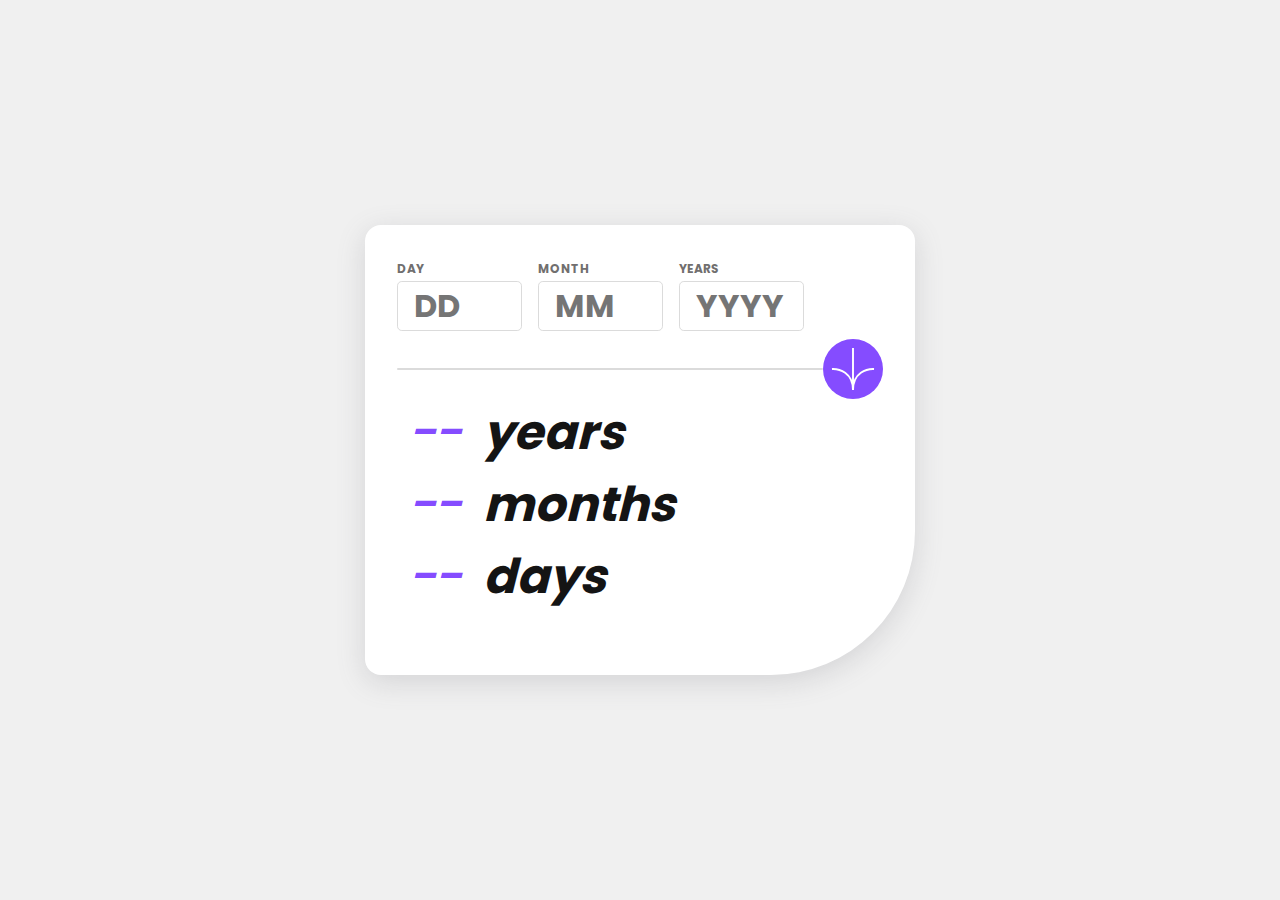
<file: Age calculator app/index.html>
<!DOCTYPE html>
<html lang="en">

<head>
  <meta charset="UTF-8">
  <meta name="viewport" content="width=device-width, initial-scale=1.0">
  <!-- displays site properly based on user's device -->
  <link rel="stylesheet" href="./assets/css/style.css">

  <link rel="icon" type="image/png" sizes="32x32" href="./assets/images/favicon-32x32.png">

  <title>Frontend Mentor | Age calculator app</title>

  <!-- Feel free to remove these styles or customise in your own stylesheet 👍 -->
</head>

<body>
  <div class="container">
    <div class="inputs">
      <div class="input-grp">
        <label for="">Day</label>
        <input type="text" placeholder="DD" id="Day">
        <p class="error"></p>
      </div>
      <div class="input-grp">
        <label for="">Month</label>
        <input type="text" placeholder="MM" id="Month">
        <p class="error"></p>
      </div>
      <div class="input-grp">
        <label for="">years</label>
        <input type="text" placeholder="YYYY" id="Year">
        <p class="error"></p>
      </div>
    </div>
    <div class="line-img">
      <div class="line"></div>
      <img onclick="calculateAge()" src="./assets/images/icon-arrow.svg" alt="">
    </div>
    <div class="outputs">
      <h1><span id="yRes">--</span> years</h1>
      <h1><span id="mRes">--</span> months</h1>
      <h1><span id="dRes">--</span> days</h1>
    </div>
  </div>

  <script src="./script.js"></script>
</body>

</html>
</file>
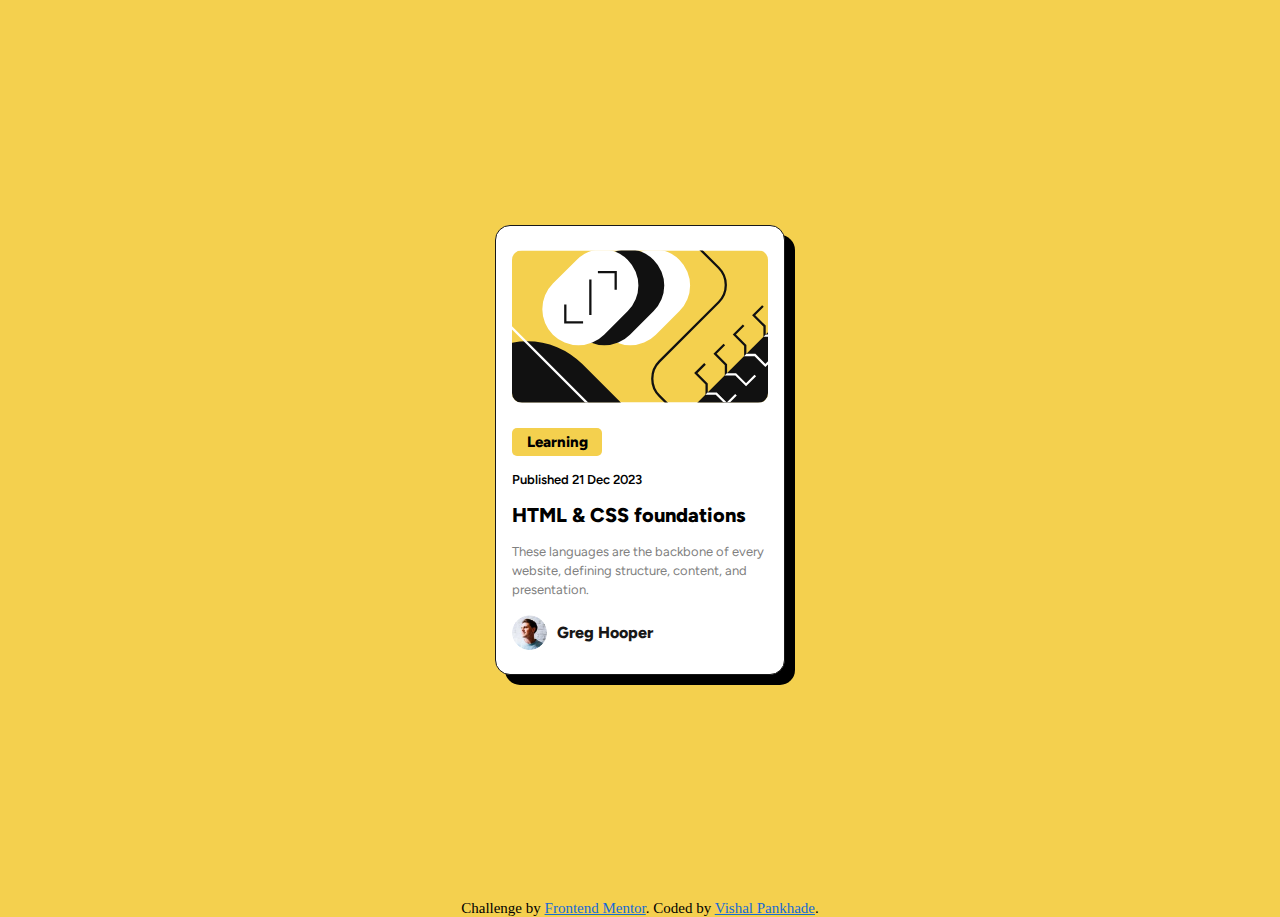
<file: blog-preview-card-main/index.html>
<!DOCTYPE html>
<html lang="en">
  <head>
    <meta charset="UTF-8">
    <meta name="viewport" content="width=device-width, initial-scale=1.0">
    <!-- displays site properly based on user's device -->

    <link rel="icon" type="image/png" sizes="32x32"
      href="./assets/images/favicon-32x32.png">

    <title>Frontend Mentor | Blog preview card</title>
    <link rel="stylesheet" href="style.css">

  </head>
  <body>
    <main>
      <div class="container">

        <img class="svg" src="assets/images/illustration-article.svg" alt>
        <button>Learning</button>
        <p class="publish"> Published 21 Dec 2023</p>
        <h1> HTML & CSS foundations</h1>
        <p class="light-text"> These languages are the backbone of every
          website, defining structure, content, and presentation.</p>
        <div class="user-details">
          <img src="assets/images/image-avatar.webp" alt>
          <p> Greg Hooper</p>
        </div>
      </div>
    </main>
    <footer class="attribution">
      Challenge by <a href="https://www.frontendmentor.io?ref=challenge"
        target="_blank">Frontend Mentor</a>.
      Coded by <a href="mailto:vishalpankhade@gamil.com">Vishal Pankhade</a>.
    </footer>
  </body>
</html>
</file>
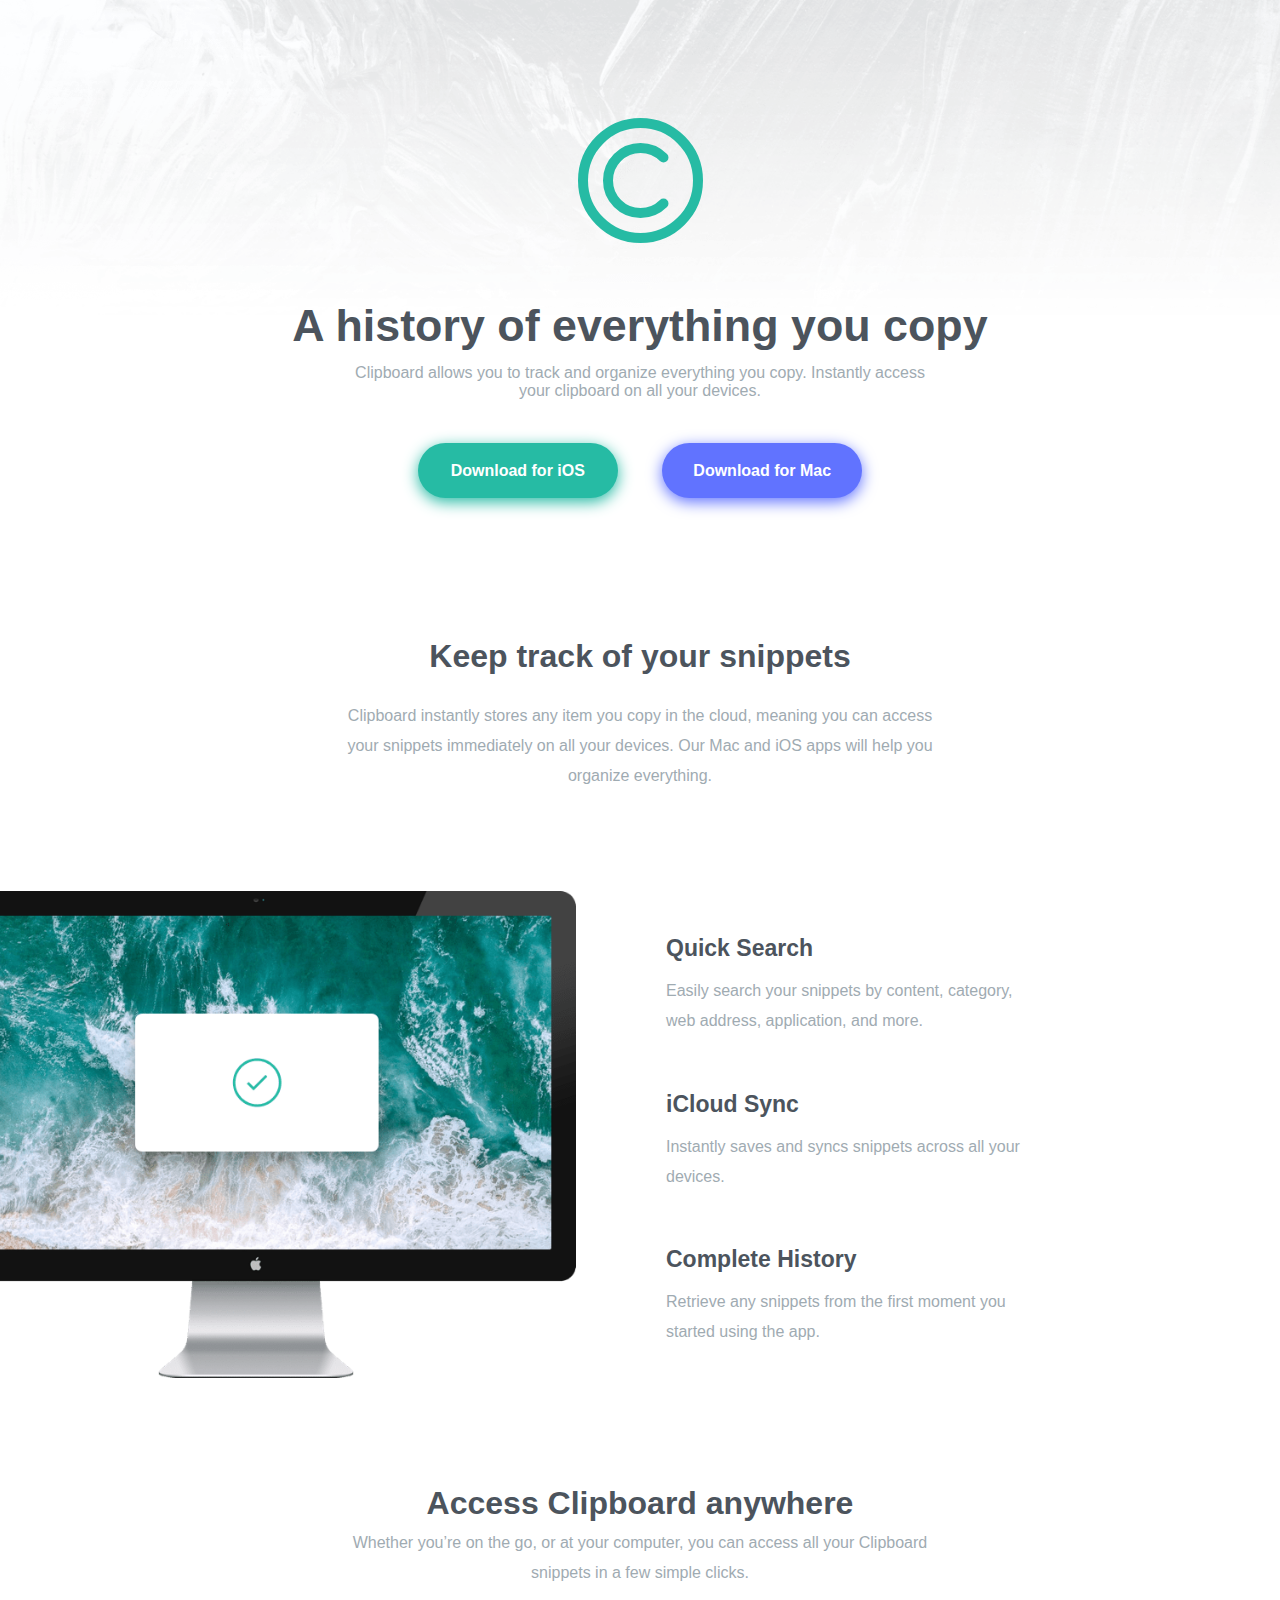
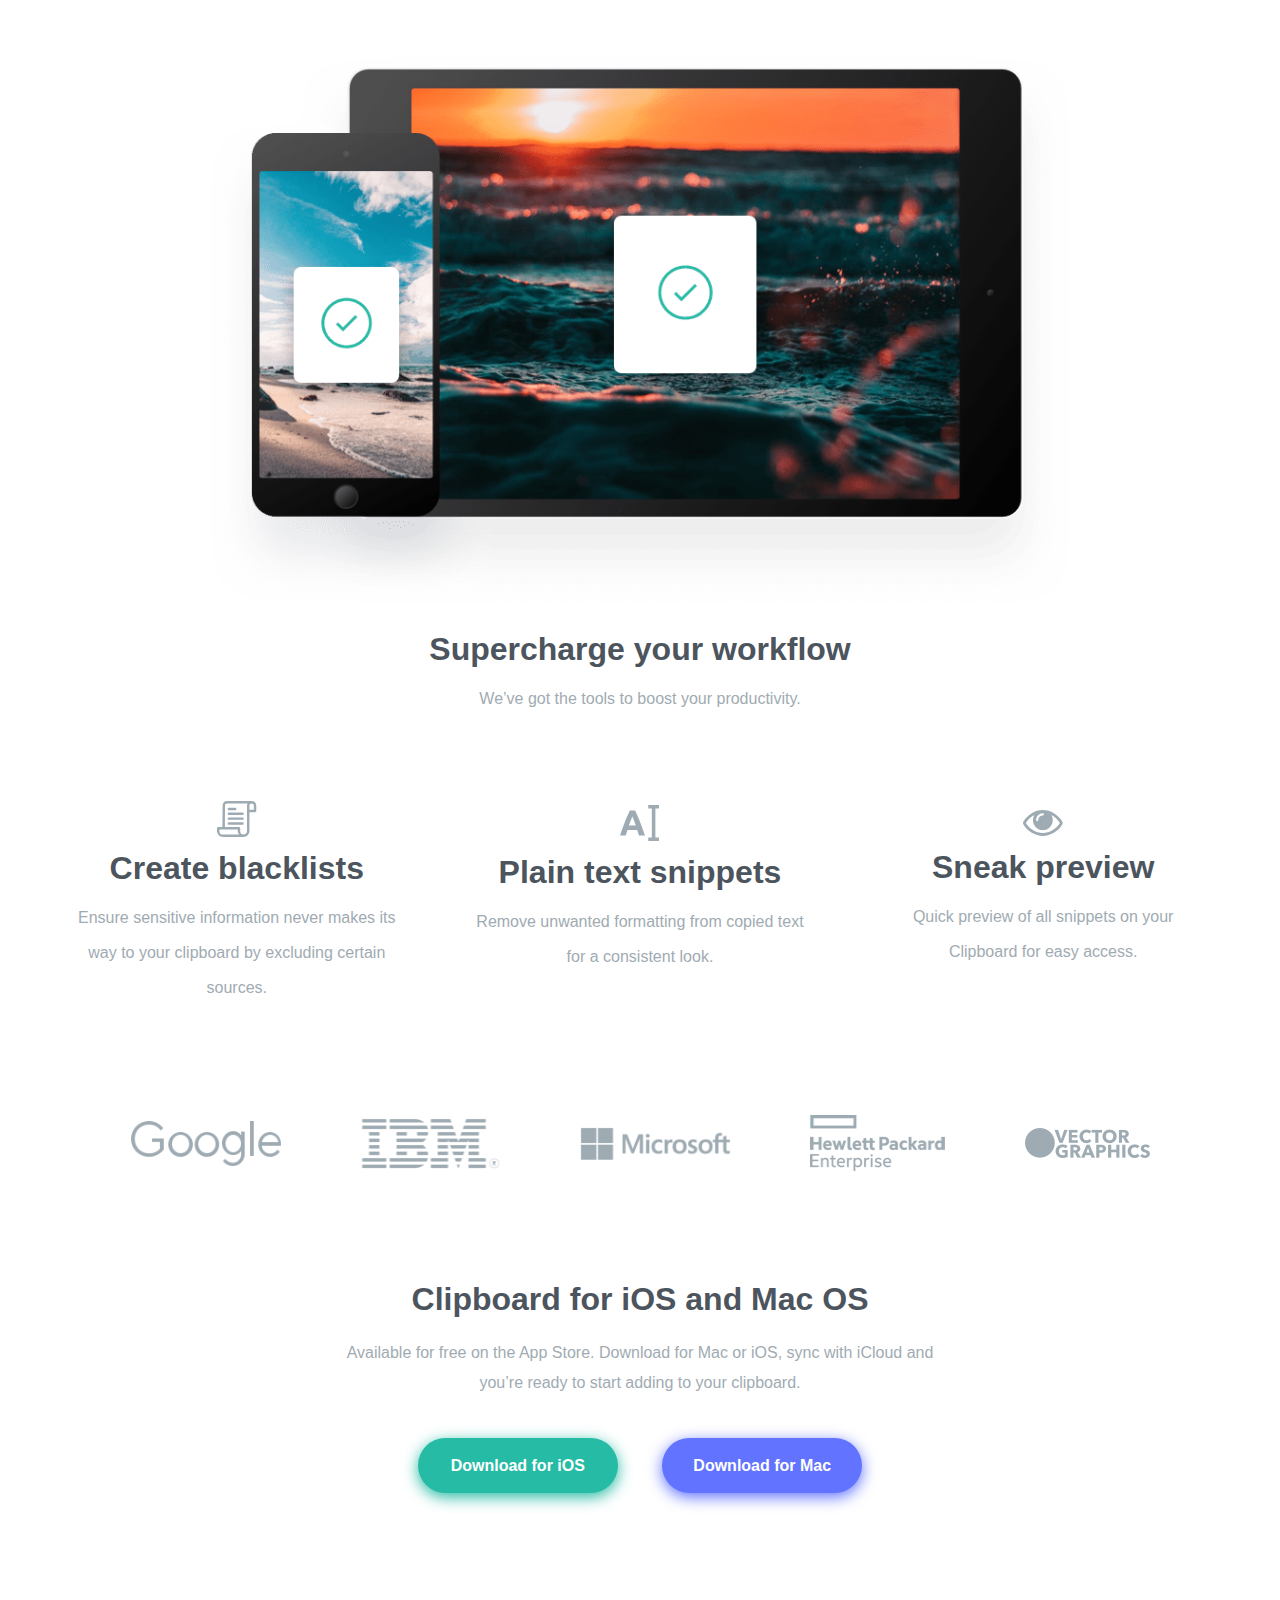
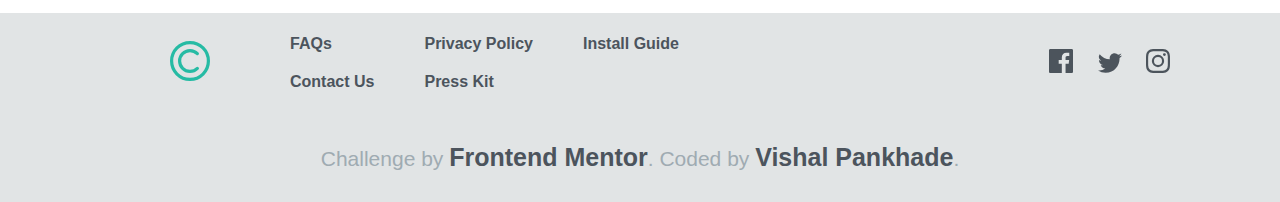
<file: clipboard-landing-page-master/index.html>
<!DOCTYPE html>
<html lang="en">
  <head>
    <meta charset="UTF-8">
    <meta name="viewport" content="width=device-width, initial-scale=1.0">
    <!-- displays site properly based on user's device -->

    <link rel="stylesheet" href="style.css">

    <link rel="icon" type="image/png" sizes="32x32"
      href="./images/favicon-32x32.png">

    <title>Frontend Mentor | Clipboard landing page</title>

  </head>
  <body>
    <header>
      <!-- <img id="bg-header-mobile" src="images/bg-header-mobile.png" alt=""> -->
      <img id="header-logo" src="images/logo.svg" alt="logo">

    </header>
    <main class="main-container">
      <div class="first-container">
        <div class="first-container-textbox">

          <h1 class="first-h1">
            A history of everything you copy
          </h1>
          <p>
            Clipboard allows you to track and organize everything you
            copy. Instantly access your clipboard on all your devices.
          </p>
        </div>
        <div class="container-buttons">
          <a href="/"><button class="bn632-hover bn26"> Download for
              iOS</button></a>
          <a href="/"><button class="bn632-hover bn26 second-button"> Download
              for Mac</button></a>
        </div>

        <div class="first-container-last-div">
          <div>

            <h2>
              Keep track of your snippets
            </h2>
          </div>
          <p>
            Clipboard instantly stores any item you copy in the cloud,
            meaning you can access your snippets immediately on all your
            devices. Our Mac and iOS apps will help you organize everything.
          </p>
        </div>
      </div>
      <div class="second-container">
        <div class="conputer-section">

          <img src="images/image-computer.png" alt>
          <div class="computer-section-texts">
            <div>

              <h1>Quick Search</h1>
              <p> Easily search your snippets by content, category, web address,
                application, and more.</p>
            </div>
            <div>
              <h1> iCloud Sync</h1>
              <p> Instantly saves and syncs snippets across all your
                devices.</p>
            </div>
            <div>
              <h1> Complete History</h1>
              <p> Retrieve any snippets from the first moment you started using
                the
                app.</p>
            </div>
          </div>
        </div>
      </div>
      <div class="third-container">
        <div class="third-container-text third-container-text1">

          <h1>Access Clipboard anywhere</h1>
          <p>Whether you’re on the go, or at your computer, you can access all
            your
            Clipboard
            snippets in a few simple clicks.</p>
        </div>
        <img src="images/image-devices.png" alt>
        <div class="third-container-text third-container-text2">

          <h1>Supercharge your workflow</h1>
          <p>We’ve got the tools to boost your productivity.</p>
        </div>
      </div>
      <div class="fetures-listing">

        <div class="fetures   fetures1">
          <img src="images/icon-blacklist.svg" alt>
          <h1>Create blacklists</h1>
          <p>Ensure sensitive information never makes its way to your clipboard
            by
            excluding certain sources.</p>
        </div>
        <div class="fetures">
          <img src="images/icon-text.svg" alt>
          <h1>
            Plain text snippets</h1>
          <p>Remove unwanted formatting from copied text for a consistent
            look.</p>
        </div>
        <div class="fetures">
          <img src="images/icon-preview.svg" alt>
          <h1>Sneak preview</h1>
          <p>Quick preview of all snippets on your Clipboard for easy
            access.</p>
        </div>

      </div>
      <div class="company-logos">
        <img src="images/logo-google.png" alt>
        <img src="images/logo-ibm.png" alt>
        <img src="images/logo-microsoft.png" alt>
        <img src="images/logo-hp.png" alt>
        <img src="images/logo-vector-graphics.png" alt>
      </div>
      <div class="clipboard-container">
        <h1>Clipboard for iOS and Mac OS</h1>
        <p>Available for free on the App Store. Download for Mac or iOS, sync
          with
          iCloud
          and you’re ready to start adding to your clipboard.</p>
        <div class="container-buttons">
          <a href="/"><button class="bn632-hover bn26"> Download for
              iOS</button></a>
          <a href="/"><button class="bn632-hover bn26 second-button"> Download
              for Mac</button></a>
        </div>
      </div>
      <footer class="footer-1">
        <div class="footer1-left-side">
          <div class="footer-logo">
            <img src="images/logo.svg" alt="logo">
          </div>
          <div class="span-text">
            <div class="flex-col"><span>FAQs</span>
              <span>Contact Us</span></div>
            <div class="flex-col"> <span>Privacy Policy</span>
              <span>Press Kit</span></div>
            <div class="flex-col"> <span>Install Guide</span></div>
          </div>
        </div>
        <div class="footer-icons">
          <img class="footer-icon" src="images/icon-facebook.svg" alt>
          <img class="footer-icon" src="images/icon-twitter.svg" alt>
          <img class="footer-icon" src="images/icon-instagram.svg" alt>
        </div>
      </footer>

    </main>
    <footer class="footer2">
      <p class="attribution">
        Challenge by <a href="https://www.frontendmentor.io?ref=challenge"
          target="_blank">Frontend Mentor</a>.
        Coded by <a href="https://github.com/vishalpankhade">Vishal
          Pankhade</a>.
      </p>
    </footer>
  </body>
</html>
</file>
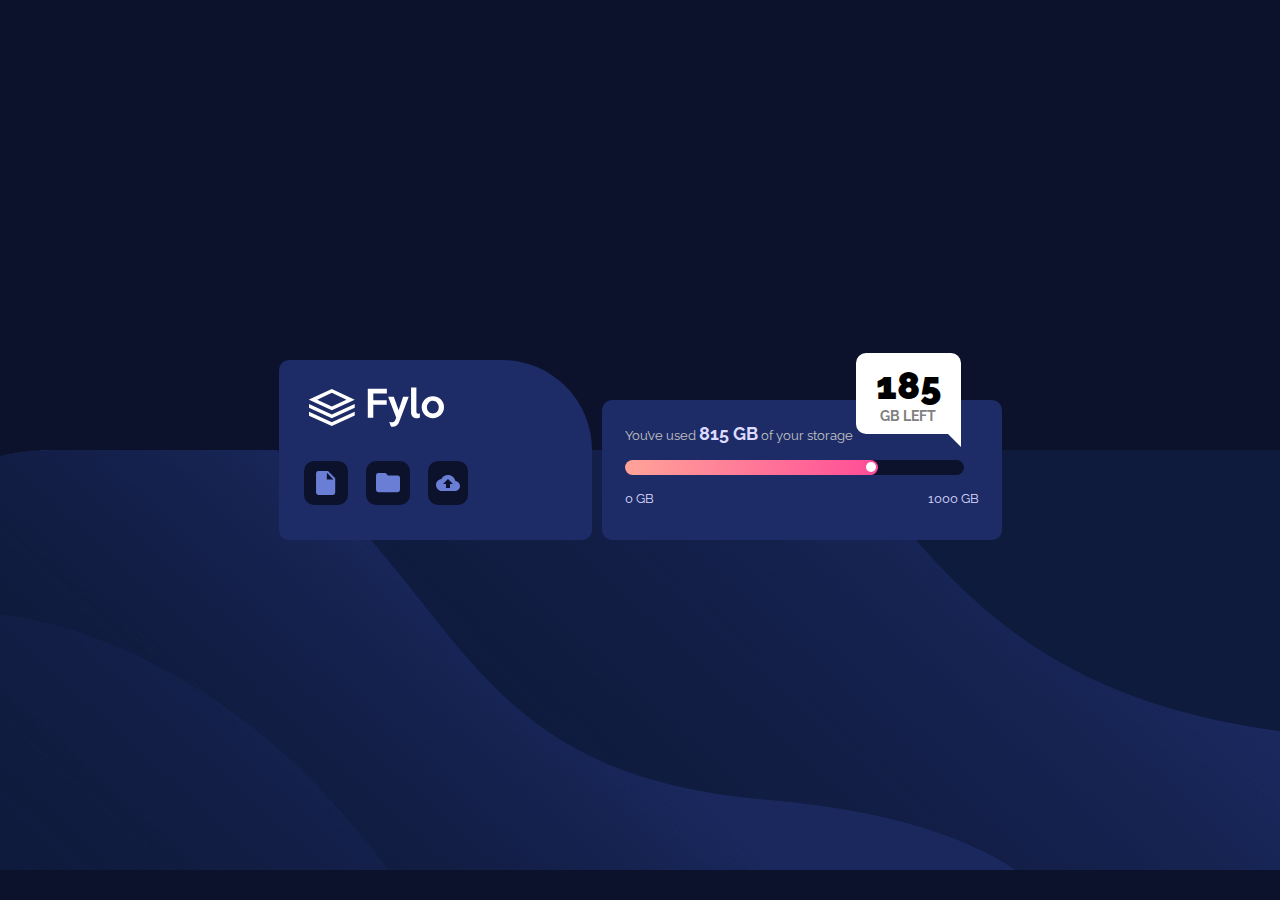
<file: fylo-data-storage-component-master/index.html>
<!DOCTYPE html>
<html lang="en">
  <head>
    <meta charset="UTF-8">
    <meta name="viewport" content="width=device-width, initial-scale=1.0">
    <!-- displays site properly based on user's device -->

    <link rel="icon" type="image/png" sizes="32x32"
      href="./images/favicon-32x32.png">

    <title>Frontend Mentor | Fylo data storage component</title>

    <link rel="stylesheet" href="style.css">

  </head>
  <body>
    <div class="main-container">
      <div class="container">

        <div class="fylo-box">
          <div class="logo-heading">
            <img src="images/logo.svg" alt>
          </div>
          <div class="fetures-section">
            <a href> <img class="icon-document" src="images/icon-document.svg"
                alt></a>
            <a href> <img class="icon-folder" src="images/icon-folder.svg"
                alt></a>
            <a href> <img class="icon-upload" src="images/icon-upload.svg"
                alt></a>
          </div>
        </div>
        <div class="box2">
          <p> You’ve used <span class="gb">815 GB</span> of your storage</p>
          <div class="bar">
            <div class="active-bar">
              <div class="dot"></div>
            </div>
          </div>
          <div class="min-max">
            <p>0 GB</p>
            <p>1000 GB</p>
          </div>
          <div class="hover-box">
            <h2 class="num">185</h2><h3> GB LEFT</h3>
            <div class="triangle"></div>
          </div>
        </div>
      </div>
    </div>
    <!-- 
    <div class="attribution">
      Challenge by <a href="https://www.frontendmentor.io?ref=challenge"
        target="_blank">Frontend Mentor</a>.
      Coded by <a href="#">Your Name Here</a>.
    </div> -->
  </body>
</html>
</file>
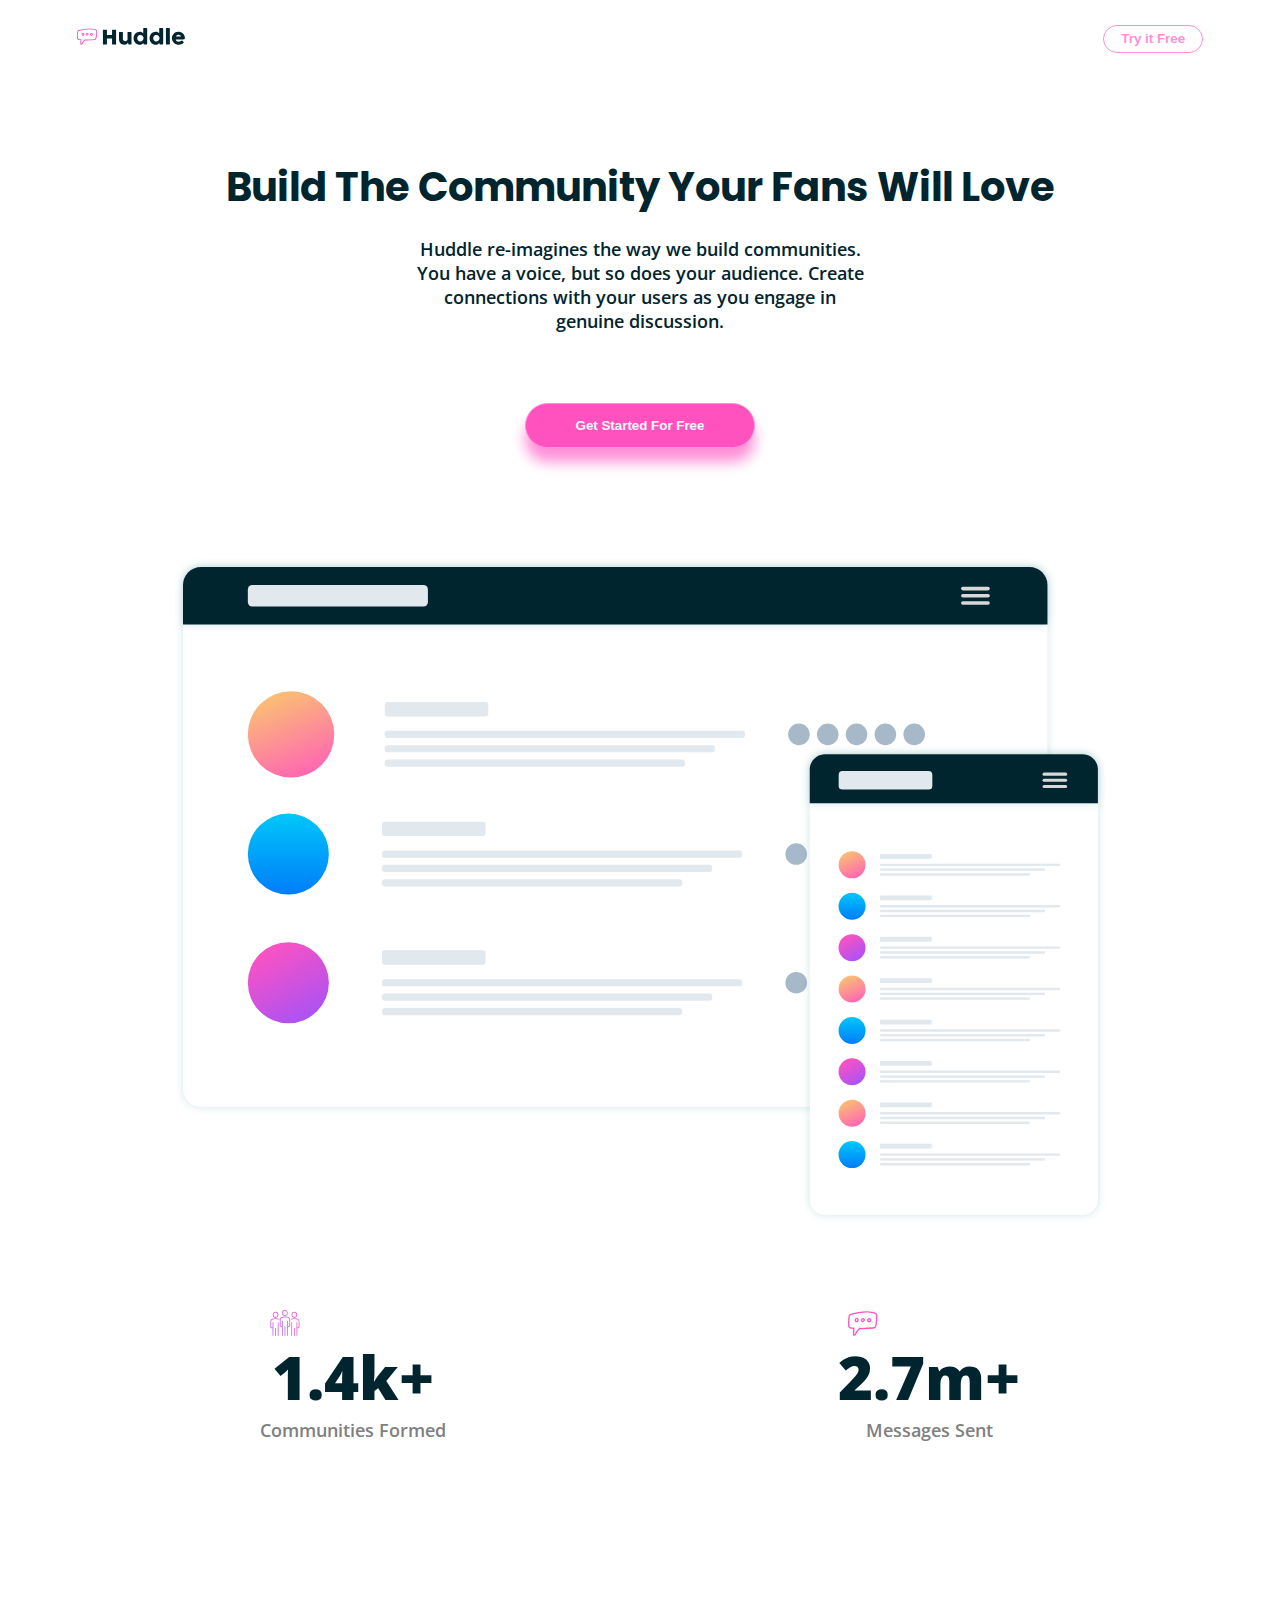
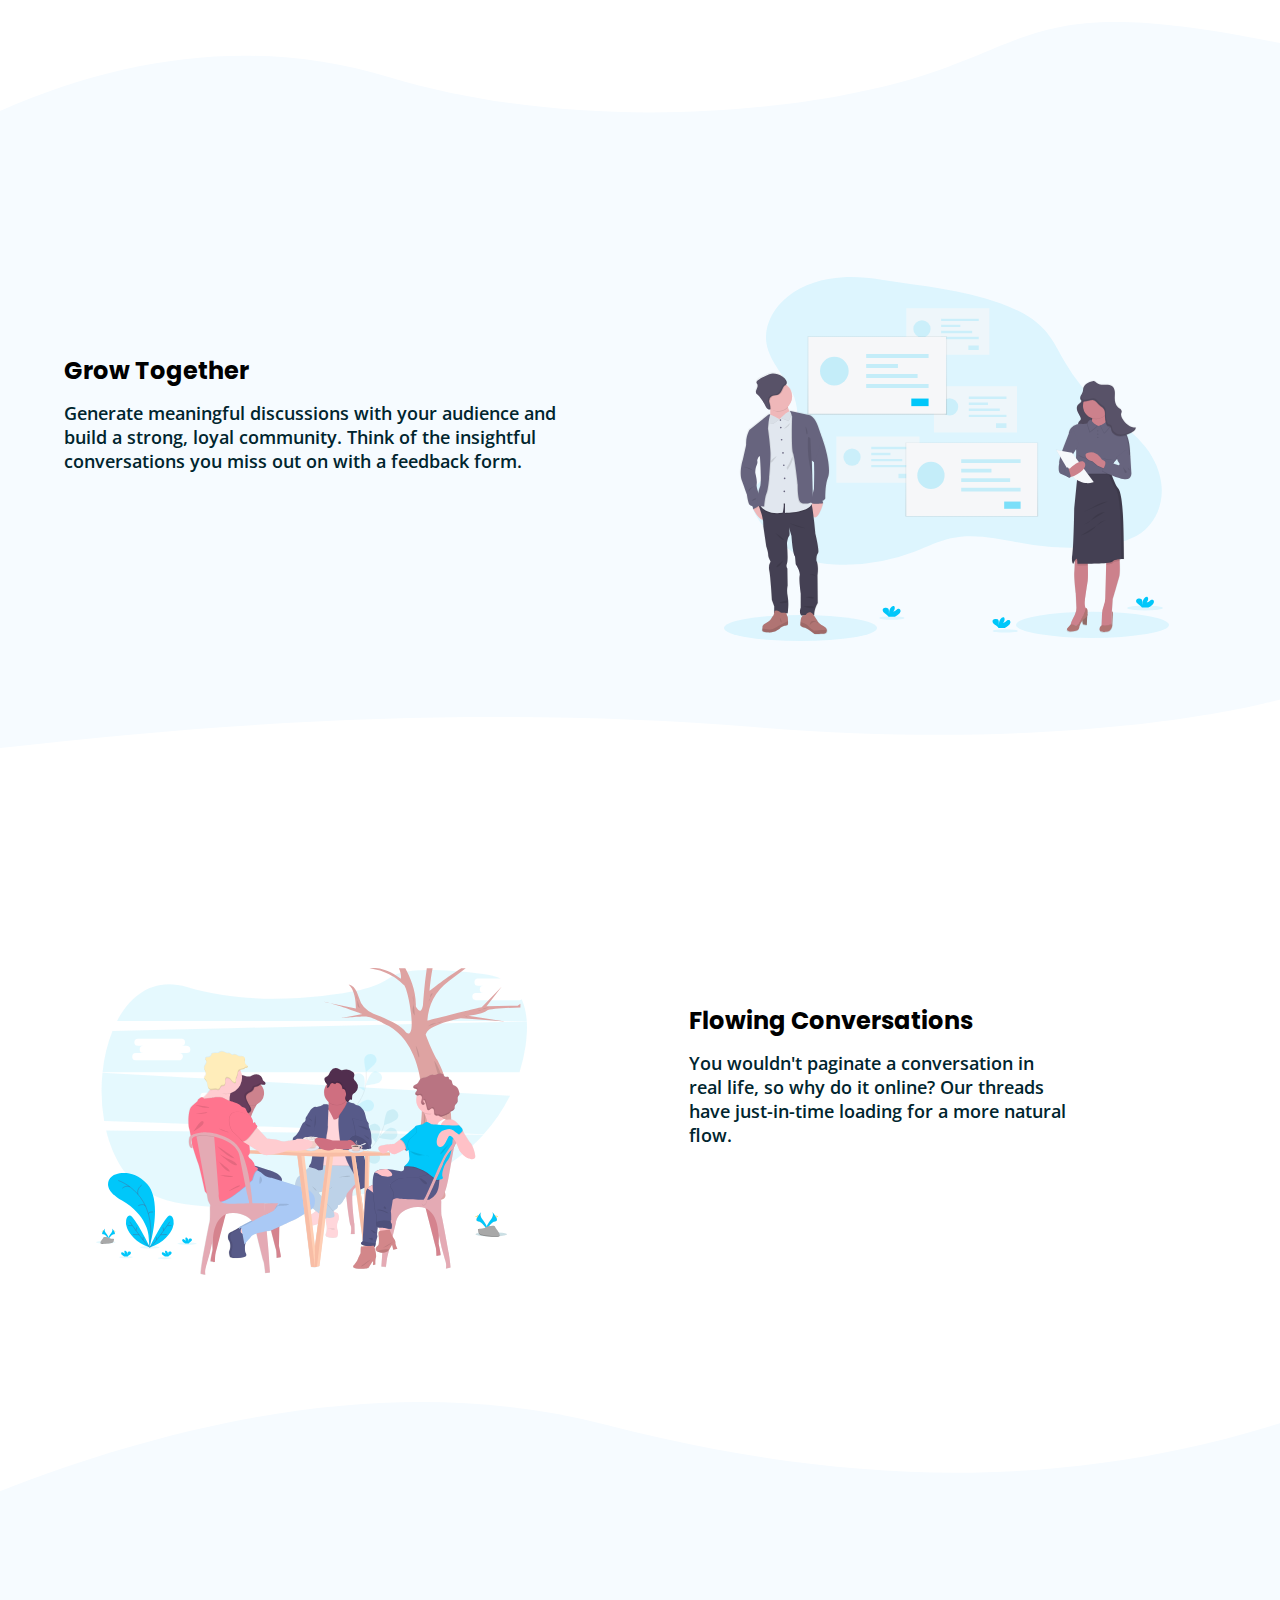
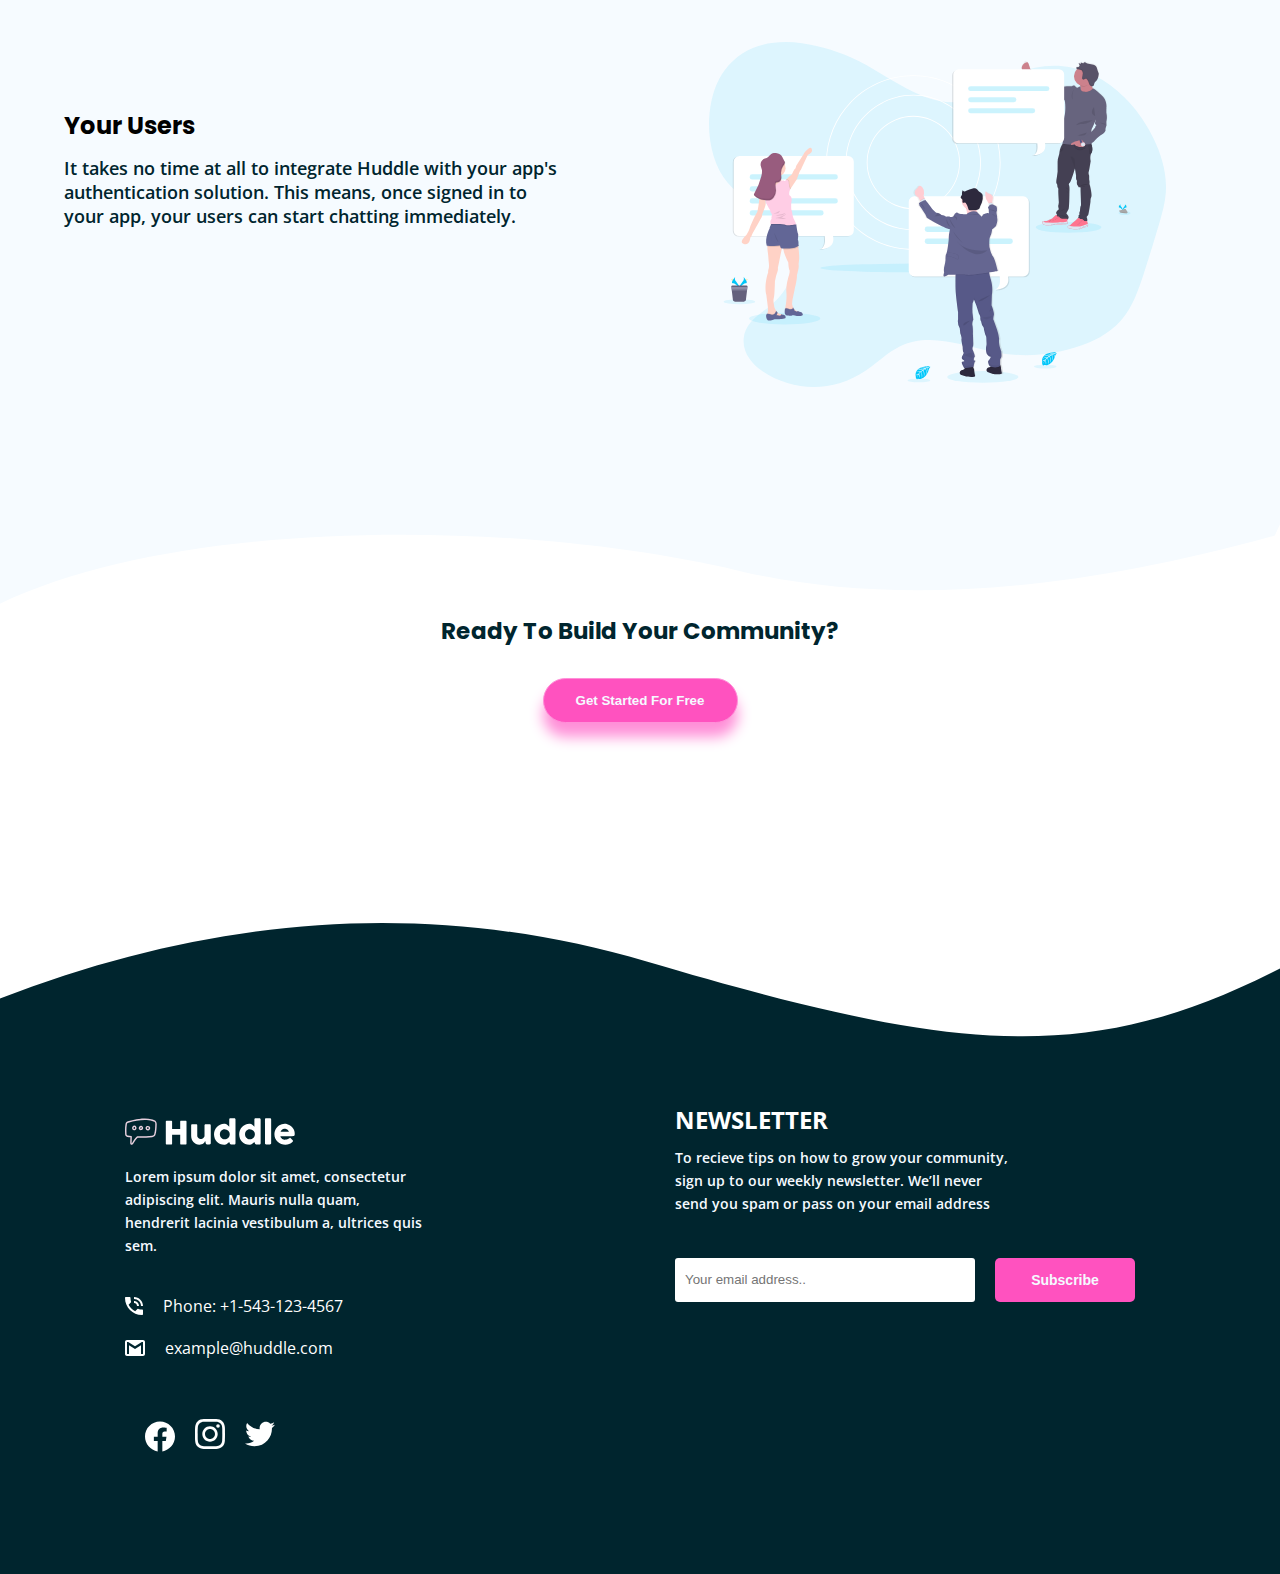
<file: huddle-landing-page-with-curved-sections-master/index.html>
<!DOCTYPE html>
<html lang="en">
<head>
  <meta charset="UTF-8">
  <meta name="viewport" content="width=device-width, initial-scale=1.0"> <!-- displays site properly based on user's device -->

  <link rel="icon" type="image/png" sizes="32x32" href="./images/favicon-32x32.png">
  
  <title>Frontend Mentor | Huddle landing page with curved sections</title>

  <link rel="stylesheet" href="style.css">
</head>
<body>

  <header class="header">
    <div >
    <img class="logo-image" src="images/logo.svg" alt="logo">
    </div>
    <div>
    <button class="header-button">  Try it Free</button>
    </div>
  </header>

  <main class="main-container">

    <div class="section-1">
      <div class="section-1-text-box">

        <h1>  Build The Community Your Fans Will Love</h1>
        <p>  Huddle re-imagines the way we build communities. You have a voice, but so does 
          your audience. Create connections with your users as you engage in genuine discussion. </p>
        </div>
        <button class="section-1-button">  Get Started For Free</button>
        <img class="screen-mockups" src="images/screen-mockups.svg" alt="screen-mockups">
    </div>
    <div class="section-2">
      <div class="section-2-box">
        <div class="section-2-communities-img">
          <img src="images/icon-communities.svg" alt="icon-communities">
        </div>
        <span>  1.4k+</span>
        <p>  Communities Formed</p>
      </div>
        <div class="section-2-box">
          <div class="section-2-communities-img" >
            <img src="images/icon-messages.svg" alt="icon-messages">
          </div>
          <span>  2.7m+</span><p>  Messages Sent</p></div>
    </div>
    <div class="section-3">
      <div class="s-3-sections">
       <div class="blue-bg-1"></div>
            <div class="grow-together-sec ">
            <div>
              <img class="grow-together" src="images/illustration-grow-together.svg" alt="grow-together">
            </div>
            <div class="grow-together-text-box section-3-text-box">
              <h2>  Grow Together</h2>
              <p>  Generate meaningful discussions with your audience and build a strong, loyal community. 
                Think of the insightful conversations you miss out on with a feedback form. </p>
            </div>
          </div>
          <div class="blue-bg-bottom-1"></div>
          </div>
      
          <div class="section-3-mid-container s-3-sections">
          <div>
              <img class="flowing-conversation" src="images/illustration-flowing-conversation.svg" alt="flowing-conversation">
            </div>
            <div class="section-3-text-box">
              <h2> Flowing Conversations </h2>
              <p>
                You wouldn't paginate a conversation in real life, so why do it online? Our threads have 
                just-in-time loading for a more natural flow.</p>
            </div>
          </div>
          <div class="blue-bg-2" ></div>
          <div class="section-3-last-container" >
            <div>
              <img class="your-users" src="images/illustration-your-users.svg" alt="your-users">
            </div>
            <div class="section-3-text-box ">
              <h2>
                Your Users</h2>
              <p>  It takes no time at all to integrate Huddle with your app's authentication solution. This means, 
                once signed in to your app, your users can start chatting immediately.</p>
            </div>
          </div>
          <div class="blue-bg-bottom-2"></div>
    </div>
     <div  id="get-started" class="section-4">
      <h1>
        Ready To Build Your Community?</h1>
      <button class="section-1-button section-4-btn"> Get Started For Free</button>
    </div>
  </main>
  
  <div class="footer-top-curve"> </div>
  <footer>
    <div class="footers">
        <div class="footer-box-1">
          <img class="footer-logo " src="images/footer-logo.svg" alt="footer-logo">
          <p>  Lorem ipsum dolor sit amet, consectetur adipiscing elit. Mauris nulla quam, hendrerit lacinia 
            vestibulum a, ultrices quis sem.</p>
            <div class="contact-container">

              <div class="contact">
                <img src="images/icon-phone.svg" alt="icon-phone">
                <span> Phone: +1-543-123-4567</span>
              </div>
              <div class="contact">
                <img src="images/icon-email.svg" alt="icon-email">
                <span> example@huddle.com</span>
              </div>
            </div>
            <div class="social-icons">
              <a href="#" aria-label="connect to facebook link"></a><img  class="facebook" alt="facebook-button" src="images/brandsvgs/facebook.svg"></img></a>
              <a href="#" aria-label="connect to instagram link"><img  class="instagram" alt="instagram-button"  src="images/brandsvgs/instagram.svg"></img></a>
              <a href="#" aria-label="connect to twitter link"><img  class="x" alt="twitter-button" src="images/brandsvgs/twitter.svg"></img></a> 
            </div>
        </div>
        <div class="footer-box-2">
          <h2>NEWSLETTER</h2>
          <p>To recieve tips on how to grow your community, sign up to our weekly newsletter. We’ll never 
            send you spam or pass on your email address</p>
            <div class="input-area">
              <label for="newsletter">
              <input id="newsletter" class="footer-box-2-text-box" type="email" name="newsletter" placeholder="Your email address.."></label>
              <button class="newsletter-btn"> Subscribe</button><br/>
            </div>
      </div>
</footer> 
</body>
</html>
</file>
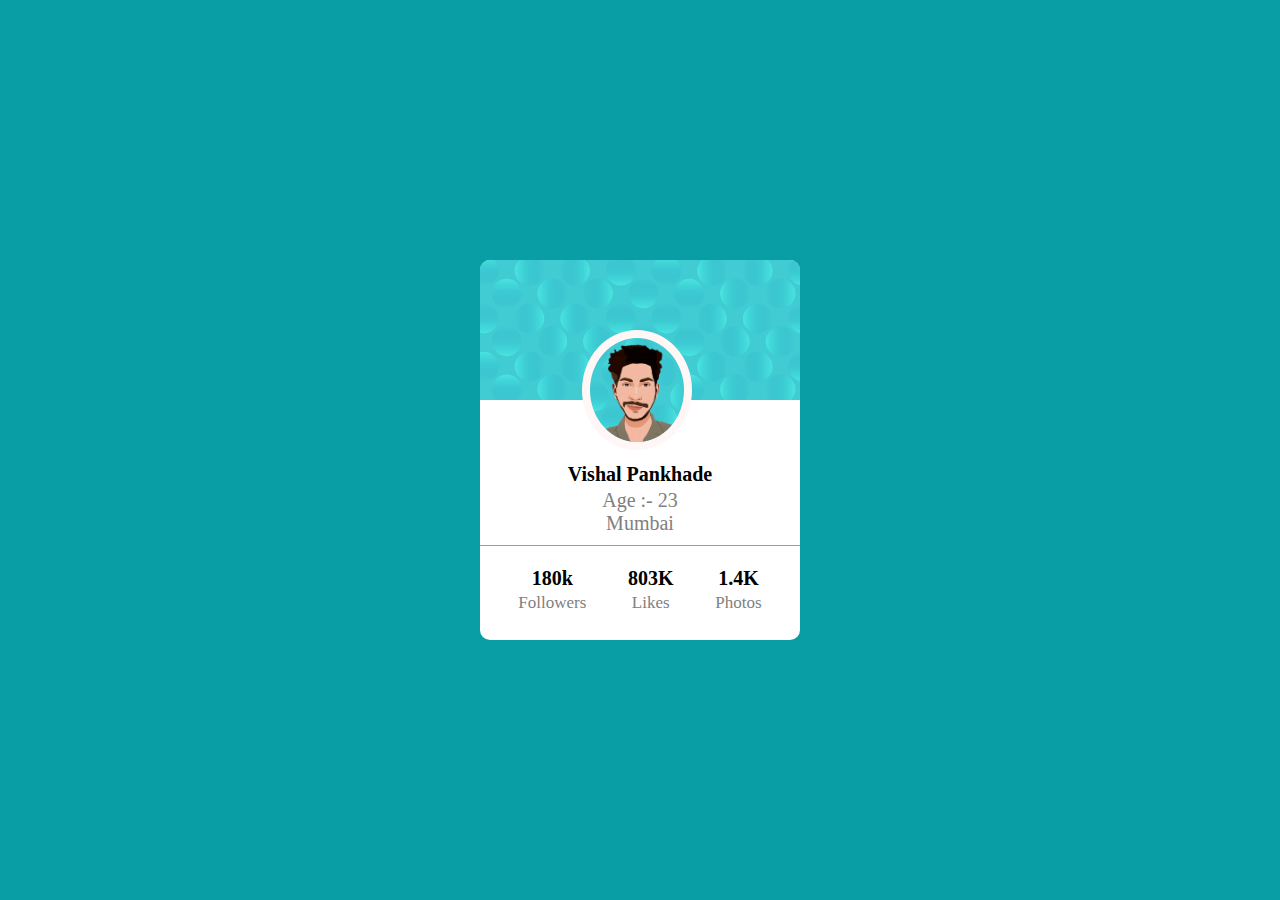
<file: profile-card-component-main/index.html>
<!DOCTYPE html>
<html lang="en">
  <head>
    <meta charset="UTF-8">
    <meta name="viewport" content="width=device-width, initial-scale=1.0">
    <!-- displays site properly based on user's device -->

    <link rel="stylesheet" href="style.css">

    <link rel="icon" type="image/png" sizes="32x32"
      href="./images/favicon-32x32.png">

    <title>Frontend Mentor | Profile card component</title>
  </head>
  <body>
    <div class="container">
      <div class="box">

        <div class="bg-img">
          <img src="images/bg-pattern-card.svg" alt>
        </div>
        <div class="user-img-container">
          <img class="user-img" src="images/vishal.png" alt></div>
        <div class="info">
          <div>
            <p class="user-name">
              <a href="https://github.com/vishalpankhade">Vishal
                Pankhade</a></p><span>Age :- 23</span>
          </div>
          <span> Mumbai</span>
        </div>
        <div class="border"></div>
        <div class="box-footer">
          <div><p> 180k</p>
            <span> Followers</span></div>
          <div><p>803K</p> <span>Likes</span></div>
          <div><p> 1.4K</p> <span>Photos</span></div>
        </div>
      </div>
    </div>
  </body>
</html>
</file>
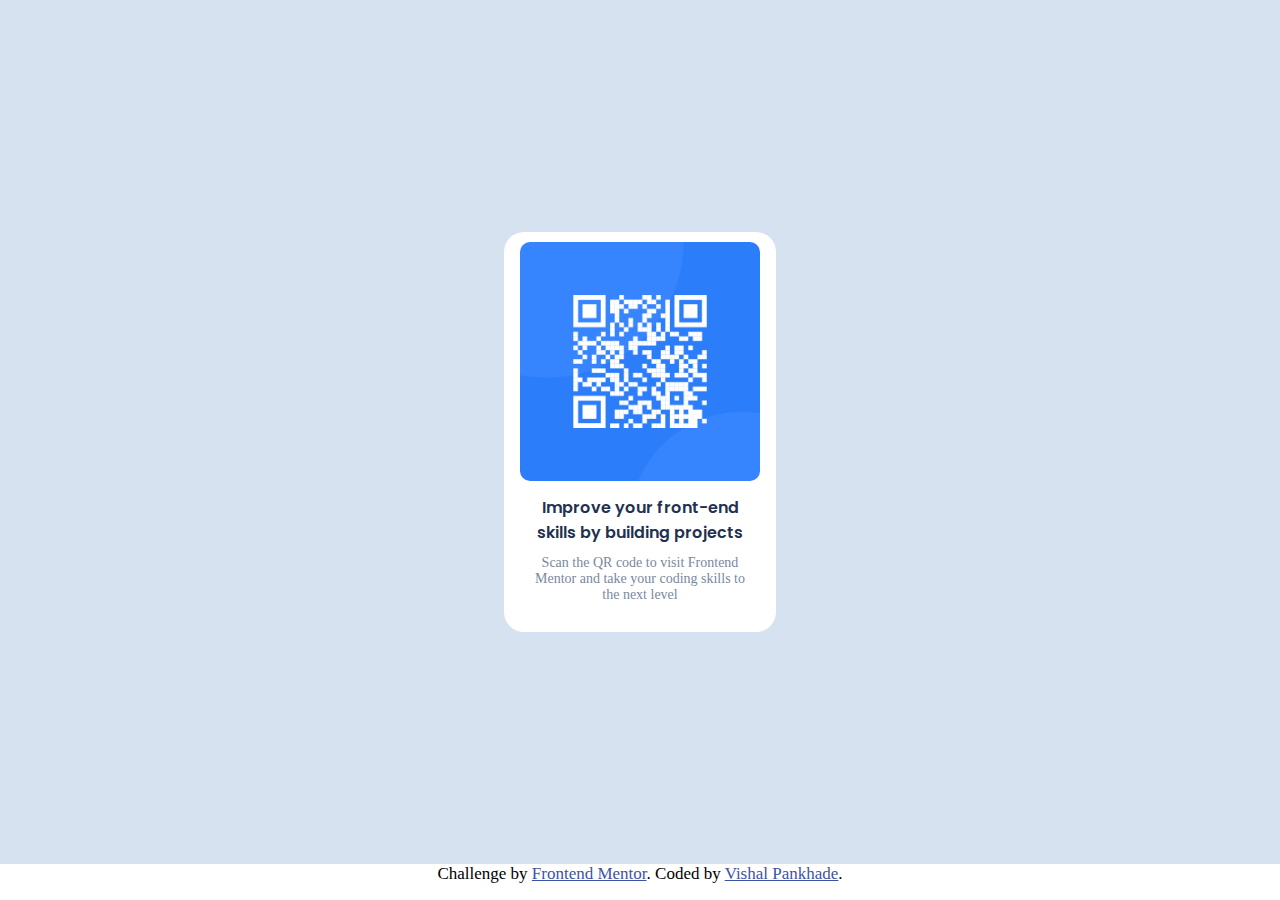
<file: qr-code-component-main/index.html>
<!DOCTYPE html>
<html lang="en">
  <head>
    <meta charset="UTF-8">
    <meta name="viewport" content="width=device-width, initial-scale=1.0">
    <!-- displays site properly based on user's device -->

    <link rel="icon" type="image/png" sizes="32x32"
      href="./images/favicon-32x32.png">

    <link rel="preconnect" href="https://fonts.googleapis.com">
    <link rel="preconnect" href="https://fonts.gstatic.com" crossorigin>
    <link
      href="https://fonts.googleapis.com/css2?family=Poppins:wght@500&display=swap"
      rel="stylesheet">

    <title>Frontend Mentor | QR code component</title>
    <link rel="shortcut icon" href="images/favicon-32x32.png"
      type="image/x-icon">
    <link rel="stylesheet" href="style.css">

    <!-- Feel free to remove these styles or customise in your own stylesheet 👍 -->
    <style>
    .attribution { font-size: 17px; text-align: center; }
    .attribution a { color: hsl(228, 45%, 44%); }
  </style>
  </head>
  <body>
    <main class="main-container">
      <div class="q-r-card">
        <img id="QR-img" src="images/image-qr-code.png" alt="QR code">
        <div class="text-box">
          <h1 class="bold-text">
            Improve your front-end skills by building projects
          </h1>
          <p id="light-text"> Scan the QR code to visit Frontend Mentor and
            take your coding skills to the next level</p>
        </div>
      </div>
    </main>

    <footer class="attribution">
      Challenge by <a href="https://www.frontendmentor.io?ref=challenge"
        target="_blank">Frontend Mentor</a>.
      Coded by <a href="mailto:vishalpankhade@gamil.com">Vishal Pankhade</a>.
    </footer>
  </body>
</html>
</file>
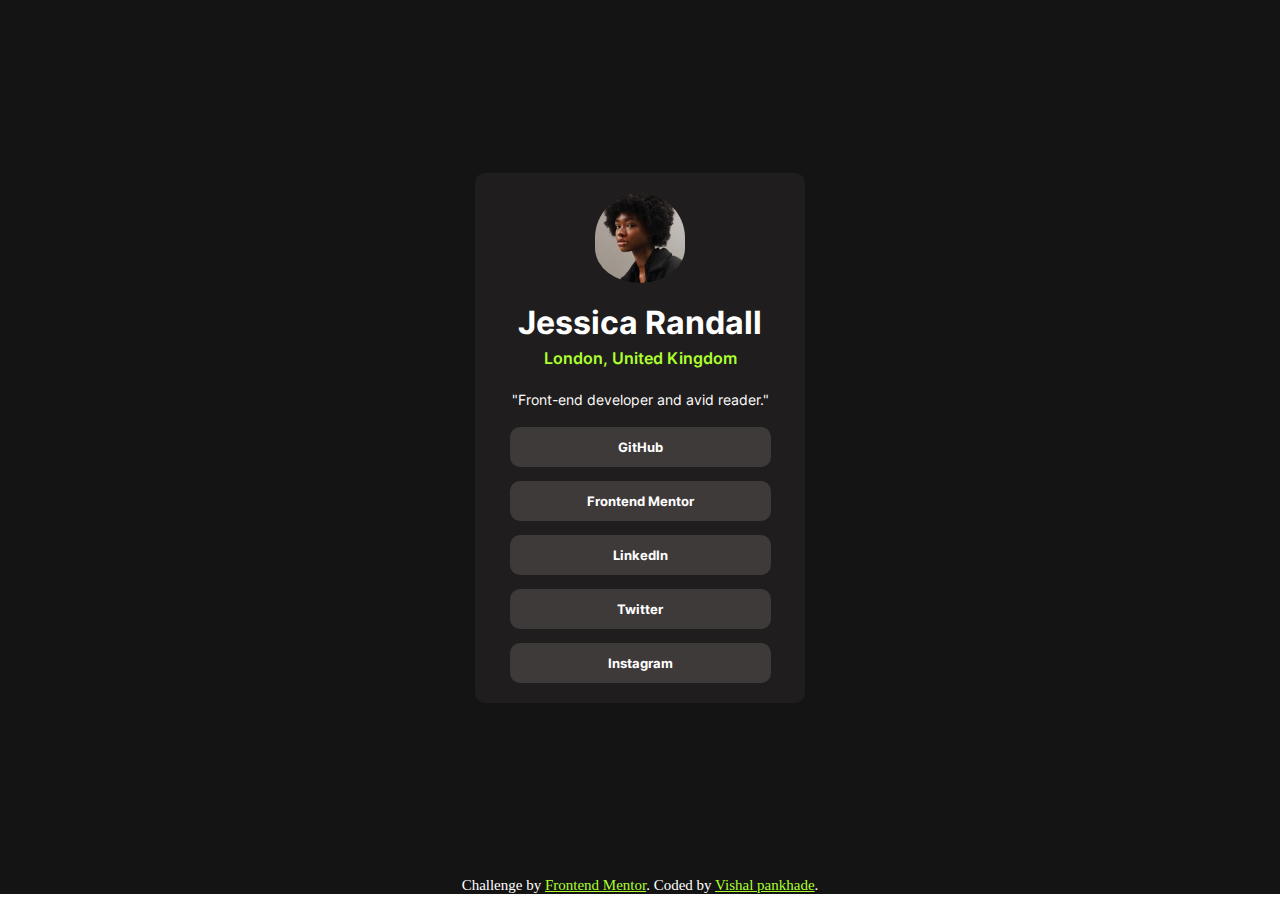
<file: social-links-profile-main/index.html>
<!DOCTYPE html>
<html lang="en">
  <head>
    <meta charset="UTF-8">
    <meta name="viewport" content="width=device-width, initial-scale=1.0">
    <!-- displays site properly based on user's device -->
    <title>Frontend Mentor | Social links profile</title>

    <link rel="icon" type="image/png" sizes="32x32"
      href="./assets/images/favicon-32x32.png">

    <link rel="stylesheet" href="style.css">
  </head>
  <body>
    <main class="main-container">
      <div class="user-container">
        <img class="user-image" src="assets/images/avatar-jessica.jpeg" alt>
        <h1 class="user-name">Jessica Randall</h1>
        <p class="user-address">London, United Kingdom</p>
        <p id="U-text">"Front-end developer and avid reader."</p>

        <button>GitHub</button>
        <button>Frontend Mentor</button>
        <button>LinkedIn</button>
        <button>Twitter</button>
        <button>Instagram</button>
      </div>
    </main>

    <footer class="attribution">
      Challenge by <a href="https://www.frontendmentor.io?ref=challenge"
        target="_blank">Frontend Mentor</a>.
      Coded by <a href="mailto:vishalpankhade@gamil.com">Vishal pankhade</a>.
    </footer>
  </body>
</html>
</file>
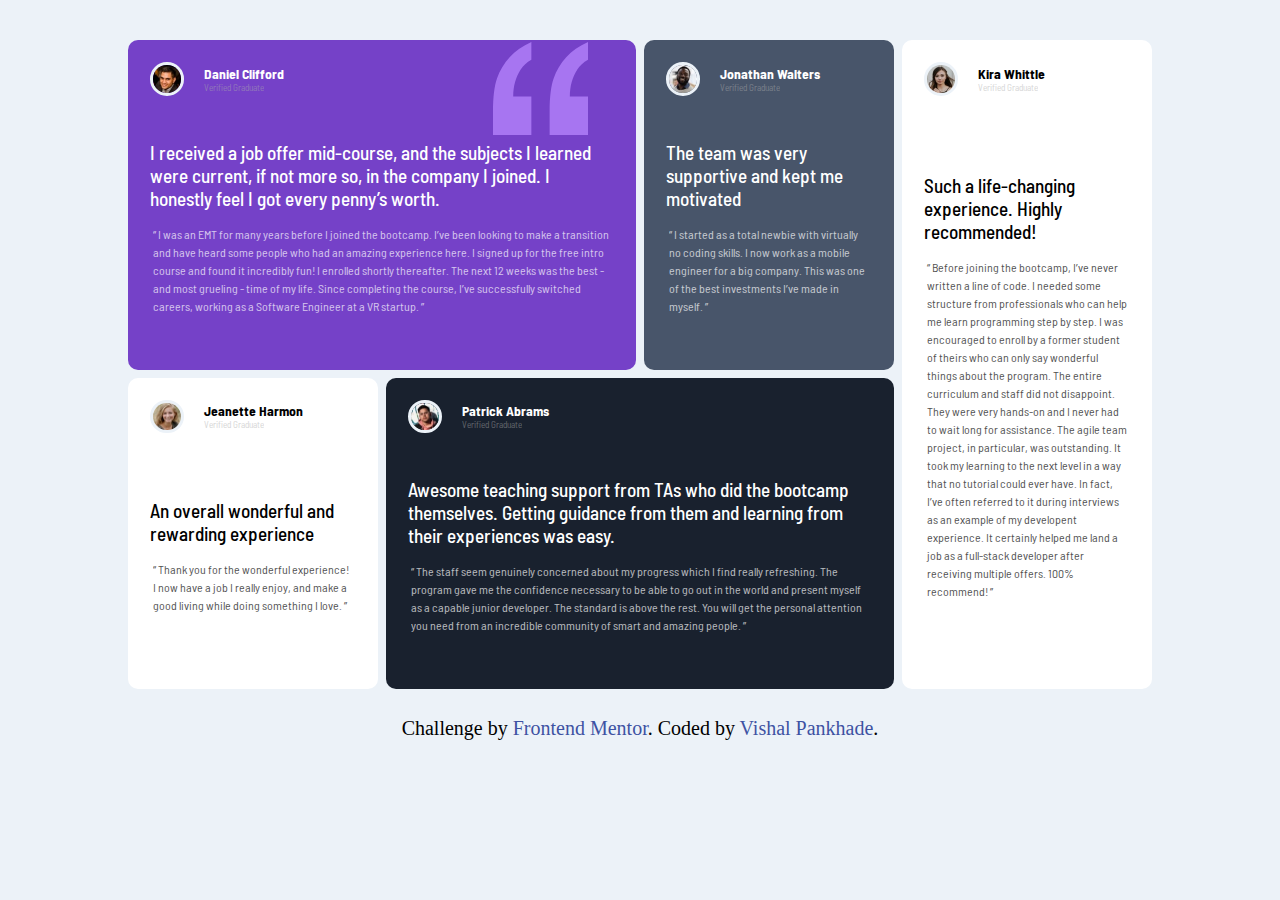
<file: testimonials-grid-section-main/index.html>
<!DOCTYPE html>
<html lang="en">
  <head>
    <meta charset="UTF-8">
    <meta name="viewport" content="width=device-width, initial-scale=1.0">
    <!-- displays site properly based on user's device -->

    <link rel="preconnect" href="https://fonts.googleapis.com">
    <link rel="preconnect" href="https://fonts.gstatic.com" crossorigin>
    <link
      href="https://fonts.googleapis.com/css2?family=Barlow+Semi+Condensed:wght@500&display=swap"
      rel="stylesheet">

    <link rel="icon" type="image/png" sizes="32x32"
      href="./images/favicon-32x32.png">
    <link rel="stylesheet" href="style.css">

    <title>Frontend Mentor | [testimonials-grid-section]</title>

  </head>
  <body>
    <div class="container">
      <main class="main-container">
        <div class="box box1">
          <img class="bg-pattern-quotation"
            src="images/bg-pattern-quotation.svg" alt>
          <div class="user-details">
            <img class="user-image" src="images/image-daniel.jpg" alt>
            <div class="user-name">
              <h2>Daniel Clifford</h2>
              <p>Verified Graduate</p>
            </div>
          </div>
          <div class="testimonial">
            <p class="comment-heading">I received a job offer mid-course, and
              the subjects I learned were current,
              if not more so,
              in the company I joined. I honestly feel I got every penny’s
              worth.
            </p>
            <p class="user-testimonial">“ I was an EMT for many years before I
              joined the bootcamp. I’ve been
              looking to make a
              transition and have heard some people who had an amazing
              experience here. I
              signed up
              for the free intro course and found it incredibly fun! I enrolled
              shortly
              thereafter.
              The next 12 weeks was the best - and most grueling - time of my
              life. Since
              completing
              the course, I’ve successfully switched careers, working as a
              Software
              Engineer at a VR startup. ”</p>
          </div>
        </div>
        <div class="box box2">
          <div class="user-details">
            <img class="user-image" src="images/image-jonathan.jpg" alt>
            <div class="user-name">
              <h2>Jonathan Walters</h2>
              <p>Verified Graduate</p>
            </div>
          </div>
          <div class="testimonial">
            <p class="comment-heading">The team was very supportive and kept me
              motivated
            </p>
            <p class="user-testimonial">“ I started as a total newbie with
              virtually no coding skills. I now work as
              a mobile engineer
              for a big company. This was one of the best investments I’ve made
              in myself.
              ”</p>
          </div></div>
        <div class="box box3">
          <div class="user-details">
            <img class="user-image" src="images/image-jeanette.jpg" alt>
            <div class="user-name">
              <h2>Jeanette Harmon</h2>
              <p>Verified Graduate</p>
            </div>
          </div>
          <div class="testimonial">
            <p class="comment-heading">An overall wonderful and rewarding
              experience
            </p>
            <p class="user-testimonial">“ Thank you for the wonderful
              experience! I now have a job I really enjoy,
              and make a good living
              while doing something I love. ”</p>
          </div></div>
        <div class="box box4">
          <div class="user-details">
            <img class="user-image" src="images/image-patrick.jpg" alt>
            <div class="user-name">
              <h2>Patrick Abrams</h2>
              <p>Verified Graduate</p>
            </div>
          </div>
          <div class="testimonial">
            <p class="comment-heading">Awesome teaching support from TAs who did
              the bootcamp themselves. Getting
              guidance from them and
              learning from their experiences was easy.
            </p>
            <p class="user-testimonial">“ The staff seem genuinely concerned
              about my progress which I find really
              refreshing. The program
              gave me the confidence necessary to be able to go out in the world
              and
              present myself as a capable
              junior developer. The standard is above the rest. You will get the
              personal
              attention you need from
              an incredible community of smart and amazing people. ”</p>
          </div></div>
        <div class="box box5">
          <div class="user-details">
            <img class="user-image" src="images/image-kira.jpg" alt>
            <div class="user-name">
              <h2>Kira Whittle</h2>
              <p>Verified Graduate</p>
            </div>
          </div>
          <div class="testimonial">
            <p class="comment-heading">Such a life-changing experience. Highly
              recommended!
            </p>
            <p class="user-testimonial">“ Before joining the bootcamp, I’ve
              never written a line of code. I needed
              some structure from
              professionals who can help me learn programming step by step. I
              was
              encouraged to enroll by a former
              student of theirs who can only say wonderful things about the
              program. The
              entire curriculum and staff
              did not disappoint. They were very hands-on and I never had to
              wait long for
              assistance. The agile team
              project, in particular, was outstanding. It took my learning to
              the next
              level in a way that no tutorial
              could ever have. In fact, I’ve often referred to it during
              interviews as an
              example of my developent
              experience. It certainly helped me land a job as a full-stack
              developer
              after receiving multiple offers.
              100% recommend! ”</p>
          </div></div>
        <footer class="attribution">
          Challenge by <a href="https://www.frontendmentor.io?ref=challenge"
            target="_blank">Frontend Mentor</a>.
          Coded by <a href="mailto:vishalpankhade@gamil.com">Vishal
            Pankhade</a>.
        </footer>
      </main>
    </div>

  </body>
</html>
</file>
<file: Age calculator app/assets/css/style.css>
@font-face {
  font-family: "Poppins-bold";
  src: url("../fonts/Poppins-Bold.ttf") format("woff2"),
    url("../fonts/Poppins-Bold.ttf") format("woff"),
    url("../fonts/Poppins-Bold.ttf") format("truetype");
}

@font-face {
  font-family: "Poppins-normal";
  src: url("../fonts/Poppins-Regular.ttf") format("woff2"),
    url("../fonts/Poppins-Regular.ttf") format("woff"),
    url("../fonts/Poppins-Regular.ttf") format("truetype");
}

@font-face {
  font-family: "Poppins-b-italic";
  src: url("../fonts/Poppins-BoldItalic.ttf") format("woff2"),
    url("../fonts/Poppins-BoldItalic.ttf") format("woff"),
    url("../fonts/Poppins-BoldItalic.ttf") format("truetype");
}

:root {
  --White: hsl(0, 0%, 100%);
  --Offwhite: hsl(0, 0%, 94%);
  --Lightgrey: hsl(0, 0%, 86%);
  --Smokeygrey: hsl(0, 1%, 44%);
  --Offblack: hsl(0, 0%, 8%);

  /* primaryclr */
  --Purple: hsl(259, 100%, 65%);
  --Lightred: hsl(0, 100%, 67%);
}

* {
  margin: 0;
  padding: 0;
  box-sizing: border-box;
  font-family: "Poppins-normal", sans-serif;
}

body {
  height: 100vh;
  display: flex;
  justify-content: center;
  align-items: center;
  background: var(--Offwhite);
}

.error {
  color: var(--Lightred);
  font-size: 10px;
  font-style: italic;
}

.container {
  background: var(--White);
  width: 100%;
  max-width: 550px;
  height: 450px;
  box-shadow: rgba(100, 100, 111, 0.2) 0px 7px 29px 0px;
  border-radius: 1em;
  border-bottom-right-radius: 9em;
  padding: 2em;
}

.inputs {
  height: fit-content;
  width: fit-content;
  display: flex;
  align-items: center;
  justify-content: safe;
  gap: 1em;
}

.inputs label {
  font-family: "Poppins-bold", sans-serif;
  display: block;
  font-size: 12px;
  text-transform: uppercase;
  color: var(--Smokeygrey);
  margin-block: 0.5em;
  line-height: 1;
}

.inputs input {
  font-size: 32px;
  max-width: 125px;
  width: 100%;
  border-radius: 0.15em;
  outline: 0;
  font-family: "Poppins-bold";
  padding-left: 0.5em;
  border: 1.4px solid var(--Lightgrey);
}

.line-img {
  height: fit-content;
  position: relative;
  display: flex;
  align-items: center;
  width: 100%;
  justify-content: center;
  margin-block: 0.5em;
}

.line-img .line {
  height: 1.4px;
  border-radius: 0.1em;
  background: var(--Lightgrey);
  width: 100%;
}

.line-img img {
  padding: 0.5em;
  height: 60px;
  aspect-ratio: 1;
  object-fit: contain;
  background: var(--Purple);
  border-radius: 50%;
  cursor: pointer;
  transition: background 250ms ease;
}

.line-img img:hover {
  background: var(--Offblack);
}

.outputs {
  font-family: "Poppins-b-italic";
  font-style: italic;
  position: relative;
  top: -10px;
}

.outputs h1 {
  font-family: "Poppins-bold";
  font-weight: 800;
  color: var(--Offblack);
  font-size: 3em;
}

.outputs h1 span {
  color: var(--Purple);
  padding: 0.25em;
}

@media (max-width: 407px) {
  body {
    padding-inline: 0.5em;
  }

  .line-img {
    margin-block: 3em;
  }

  .line-img img {
    position: absolute;
    top: 50%;
    left: 50%;
    transform: translate(-50%, -50%);
  }

  .inputs input {
    font-size: 28px;
  }

  .outputs h1 {
    font-size: 2.5em;
  }
}

@media (max-width: 317px) {
  .outputs h1 {
    font-size: 2em;
  }
}
</file>
<file: blog-preview-card-main/style.css>
* {
    margin: 0;
    padding: 0;
    box-sizing: border-box;
}

@font-face {
    font-family: ExtraBold;
    src: url(assets/fonts/static/Figtree-ExtraBold.ttf);
}

@font-face {
    font-family: SemiBold;
    src: url(assets/fonts/static/Figtree-SemiBold.ttf);
}

@font-face {
    font-family: VariableFont;
    src: url(assets/fonts/Figtree-VariableFont_wght.ttf);
}

main {
    height: 100vh;
    width: 100%;
    display: flex;
    justify-content: center;
    align-items: center;
    background: #F4D04E;
}

.container {
    width: 290px;
    height: 450px;
    display: flex;
    flex-direction: column;
    justify-content: space-around;
    box-shadow: 10px 10px 0px 0px;
    text-align: start;
    background-color: white;
    padding: 16px;
    border: 1px solid #181818;
    border-radius: 15px;
}

.svg {
    border-radius: 10px;
}

.user-details {
    display: flex;
    font-family: ExtraBold;
    align-items: center;
    /* flex-wrap: wrap; */
    gap: 10px;
}

.publish {
    font-family: SemiBold;
    font-size: 13px;
}

h1 {
    font-family: ExtraBold;
    font-size: 20px;
}

h1:hover {
    color: #F4D04E;
    cursor: pointer;
    text-shadow: 2px 2px 4px #000000;
}

.light-text {
    line-height: 19px;
    color: gray;
    font-size: 13px;
    font-family: VariableFont;
}


.user-details img {
    border-radius: 50px;
    width: 35px;
}

.user-details p {
    color: #181818;
}

button {
    font-size: 15px;
    width: 90px;
    background-color: #F4D04E;
    border: none;
    padding: 5px;
    border-radius: 5px;
    margin-top: 10px;
    font-family: ExtraBold;
}

.attribution {
    font-size: 15px;
    text-align: center;
    background-color: #F4D04E;
    color: rgb(0, 0, 0);
}

.attribution a {
    color: rgb(21, 105, 214);
}
</file>
<file: clipboard-landing-page-master/style.css>
* {
    margin: 0;
    padding: 0;
    box-sizing: border-box;
}

h1,
h2 {
    color: hsl(210, 10%, 33%);
    text-align: center;
}

p {
    color: hsl(201, 11%, 66%);
}

body {
    width: 100%;
    background-image: url(images/bg-header-desktop.png);
    object-position: top;
    background-size: cover;
    height: 100px;
    margin: 0%;
    background-repeat: no-repeat;
    font-family: "Bai Jamjuree", sans-serif;
}

.main-container {
    display: flex;
    flex-direction: column;
    justify-content: center;
    align-items: center;
    margin: auto;
}


header {
    display: flex;
    justify-content: center;
    align-items: center;
    height: 300px;
}

#header-logo {
    padding-top: 60px;
}


.first-container {
    display: flex;
    flex-direction: column;
    justify-content: center;
    align-items: center;
    gap: 23px;
    margin-bottom: 100px;
}

.first-container-textbox {
    margin: auto;
    justify-content: center;
    align-items: center;
    display: flex;
    flex-direction: column;
}

.first-container h1 {
    font-size: 2.8rem;
    margin-bottom: 13px;
}

.first-container p {
    width: 600px;
    text-align: center;
}


.first-container-last-div {
    display: flex;
    flex-direction: column;
    justify-content: center;
    text-align: center;
    align-items: center;
    line-height: 30px;
    gap: 30px;
    margin-top: 100px;
}

.first-container-last-div p {
    width: 47%;
}

.first-container-last-div h2 {
    font-size: 2rem;
}


.bn632-hover {
    width: 200px;
    font-size: 16px;
    font-weight: 600;
    color: #fff;
    cursor: pointer;
    margin: 20px;
    height: 55px;
    text-align: center;
    border: none;
    background-size: 300% 100%;
    border-radius: 50px;
    transition: all .4s ease-in-out;
    -o-transition: all .4s ease-in-out;
    -webkit-transition: all .4s ease-in-out;
    transition: all .4s ease-in-out;
}

.bn632-hover:hover {
    background-position: 100% 0;
    transition: all .4s ease-in-out;
    -o-transition: all .4s ease-in-out;
    -webkit-transition: all .4s ease-in-out;
    transition: all .4s ease-in-out;
}

.bn632-hover:focus {
    outline: none;
}

.bn632-hover.bn26 {
    background-image: linear-gradient(to right, #26BBA4, #26BBA4, #02fdf3, #26BBA4);
    box-shadow: 0 4px 15px 0 hsl(171, 66%, 44%);
}

.container-buttons .second-button {
    background-image: linear-gradient(to right, #6173ff, #6173ff, #04befe, #6173ff);
    box-shadow: 0 4px 15px 0 #6173ff;
}


.second-container {
    width: 100%;
    margin-right: 10%;
}

.second-container img {
    max-width: 50%;
}

.conputer-section {
    display: flex;
    gap: 90px;
    margin-bottom: 100px;
}

.conputer-section h1 {
    font-size: 23px;
    text-align: left;
}


.computer-section-texts {
    display: flex;
    flex-direction: column;
    justify-content: space-evenly;
    width: 380px;
    line-height: 55px;
    text-align: start;
    gap: 10px;
}

.computer-section-texts p {
    line-height: 30px;

}

.third-container {
    display: flex;
    flex-direction: column;
    justify-content: space-evenly;
    align-items: center;
    margin: auto;
    gap: 20px;
}

.third-container img {
    max-width: 95%;
}

.third-container-text {
    margin-bottom: 50px;
    text-align: center;
    line-height: 50px;
}

.third-container-text1 p {
    line-height: 30px;
    width: 80%;
    margin: auto;
}

.fetures-listing {
    display: flex;
    justify-content: space-evenly;
    align-items: center;
    margin: auto;
    text-align: center;
}

.fetures {
    display: flex;
    flex-direction: column;
    justify-content: center;
    max-width: 26%;
    align-items: center;
    gap: 13px;
}

.fetures img {
    width: 40px;
}

.fetures p {
    line-height: 35px;
}

.fetures1 img {
    padding-top: 27px;
}

.company-logos {
    display: flex;
    flex: 1;
    align-items: center;
    justify-content: center;
    gap: 5rem;
    padding: 110px 0px;
    flex-wrap: wrap;
}

.company-logos img {
    max-width: 150px;
}

.clipboard-container {
    display: flex;
    /* flex-wrap: wrap; */
    flex-direction: column;
    justify-content: center;
    text-align: center;
    gap: 20px;
    width: 60%;
    margin-bottom: 100px;

}

.clipboard-container p {
    line-height: 30px;
    width: 78%;
    text-align: center;
    margin: auto;

}

.footer-1 {
    display: flex;
    justify-content: space-between;
    align-items: center;
    background-color: hsl(195, 7%, 89%);
    width: 100%;
    height: 100px;
    color: hsl(210, 10%, 33%);
    padding: 10px 100px 10px 100px;
}

.footer1-left-side {
    display: flex;
    justify-content: space-between;
    align-items: center;
    gap: 10px;
}

.footer1-left-side img {
    width: 2.5rem;
    margin: 70px;

}

.span-text {
    display: flex;
    flex-wrap: wrap;
    gap: 50px;
    width: 400px;
    font-weight: 700;
}

.flex-col {
    display: flex;
    flex-direction: column;
    gap: 20px;
}

.flex-col span:hover {
    color: #26BBA4;
    cursor: pointer;
}

.footer-icon {
    cursor: pointer;
}

.footer-icons img {
    margin: 10px;
}

.footer-icon:hover {
    filter: invert(18%) sepia(90%) saturate(688%) hue-rotate(130deg) brightness(110%) contrast(80%);
}

.footer2 {
    background-color: hsl(195, 7%, 89%);
}

.attribution {
    font-size: 21px;
    text-align: center;
    padding: 30px;

}

.attribution a {
    color: hsl(210, 10%, 33%);
    text-decoration: none;
    font-size: 25px;
    font-weight: 700;
}

.attribution a:hover {
    color: black;
}


@media (max-width:745px) {
    body {
        width: 100vw;
        background-image: url(images/bg-header-mobile.png);
        object-position: top;
        background-size: cover;
        height: 80px;
    }


    .first-container .first-h1 {
        font-size: 2.3rem;
    }

    .footer-1 {
        flex-direction: column;
        justify-content: center;
        align-items: center;
        margin: 0%;
        height: 100%;
        text-align: center;
    }

    .footer1-left-side {
        flex-direction: column;
    }

    .footer-logo img {
        width: 30%;

    }

    .span-text {
        flex-direction: column;
        flex-wrap: wrap;
        margin-bottom: 20px;
    }

}


@media (max-width:830px) {
    .first-container-textbox {
        font-size: 0.7rem;
        width: 90%;
    }

    .first-container-textbox .first-h1 {
        font-size: 30px;
    }

    .first-container-textbox p {
        width: 90%;
        font-size: 16px;
    }

    .first-container-last-div {
        width: 90%;
    }

    .first-container-last-div p {
        width: 84%;
    }

    .second-container {
        display: flex;
        flex-direction: column;
        align-items: center;
        margin-right: 0%;
    }

    .second-container img {
        max-width: 80%;
    }


    .conputer-section {
        display: flex;
        gap: 90px;
        flex-direction: column;
        justify-content: center;
        align-items: center;
    }

    .computer-section-texts {
        gap: 15px;
        text-align: center;
    }

    .computer-section-texts h1 {
        text-align: center;
    }

    .computer-section-texts p {
        line-height: 30px;
    }

    .fetures-listing {
        width: 100%;
        align-self: center;
        align-items: center;
        flex-direction: column;
    }

    .fetures-listing h1 {
        text-align: center;
        width: 400px;

    }

    .fetures {
        margin-bottom: 40px;
    }

    .fetures1 img {
        width: 50px;
    }

    .fetures p {
        width: 300px;
    }


    .third-container-text {
        margin-bottom: 60px;
    }

    .clipboard-container {
        width: 80%;
    }

    .third-container {
        width: 90%;
    }

    @media (max-width:485px) {
        .first-container .container-buttons {
            display: flex;
            flex-direction: column;
            align-items: center;
            justify-content: center;
        }

        @media (max-width:452px) {
            .company-logos {
                display: flex;
                flex-direction: column;
            }

        }

    }

    @media (max-width:944px) {
        .footer-1 {
            padding: 0%;
        }
    }


}
</file>
<file: fylo-data-storage-component-master/style.css>
@import url(https://fonts.googleapis.com/css2?family=Raleway&display=swap);


* {
    margin: 0;
    padding: 0;
    box-sizing: border-box;
}

:root {

    --Gradient: linear-gradient(to right, hsl(6, 100%, 80%), hsl(335, 100%, 65%));


    --Pale-Blue: hsl(243, 100%, 93%);
    --Grayish-Blue: hsl(229, 7%, 55%);
    --Dark-Blue: hsl(228, 56%, 26%);
    --Very-Dark-Blue: hsl(229, 57%, 11%);
}



.main-container {
    display: flex;
    align-items: center;
    justify-content: center;
    background-image: url(images/bg-mobile.png);
    background-color: var(--Very-Dark-Blue);
    background-position: center;
    background-repeat: no-repeat;
    height: 100vh;
    width: 100vw;
    font-family: 'Raleway', sans-serif;
}

.container {
    display: flex;
    flex-direction: column;
    gap: 10px;
}

.fylo-box {
    display: flex;
    flex-direction: column;
    justify-content: space-between;
    width: 300px;
    border-radius: 10px 60px 10px 10px;
    background-color: var(--Dark-Blue);
}

.logo-heading {
    padding: 27px 90px 0px 30px;
}

.fetures-section {
    margin-bottom: 17px;
    padding: 15px 27px 7px 18px;
}

.fetures-section img {
    margin: 7px;
    border-radius: 10px;
    background-color: var(--Very-Dark-Blue);
}

.icon-document {
    padding: 10px 12px;
}

.icon-folder {
    padding: 12px 10px;
}

.icon-upload {
    padding: 14px 8px;
}


.box2 {
    display: flex;
    flex-direction: column;
    border-radius: 10px;
    width: 300px;
    height: 40%;
    background-color: var(--Dark-Blue);
    color: rgb(195, 195, 195);
    position: relative;
    text-align: center;
    padding: 23px;
    font-size: 13px;
    font-style: normal;
}

.box2 .gb {
    color: var(--Pale-Blue);
    font-size: 18px;
    font-weight: 700;
}


.hover-box {
    position: absolute;
    background-color: #fff;
    padding: 10px 20px;
    color: gray;
    bottom: -39px;
    right: 104px;
    border-radius: 10px;
    font-size: 12px;
    font-weight: 700;
    text-align: center;
}

.hover-box .num {
    color: black;
    font-size: 38px;
    font-weight: 900;
}

.bar {
    width: 250px;
    height: 15px;
    border-radius: 15px;
    background-color: var(--Very-Dark-Blue);
    margin: 16px 0px;
}

.active-bar {
    width: 74.8%;
    height: 100%;
    display: flex;
    justify-content: flex-end;
    align-items: center;
    border-radius: 20px;
    background-image: var(--Gradient)
}

.dot {
    width: 10px;
    height: 10px;
    margin-right: 2px;
    margin-bottom: 0.8px;
    border-radius: 50%;
    background-color: white;
}

.min-max {
    display: flex;
    justify-content: space-between;
    align-items: center;
}

.min-max p {
    font-size: 13px;
    color: var(--Pale-Blue);
    font-weight: var(--font-wght-400);
}

@media (min-width:375px) {

    .main-container {
        background-image: url(images/bg-desktop.png);
        background-position: bottom;
        /* background-position-y: 306px; */
        background-position: 100% 50vh;
        background-color: var(--Very-Dark-Blue);
        height: 100vh;
        width: 100%;
    }

    .container {
        display: flex;
        flex-wrap: wrap;
        flex-direction: row;
        gap: 10px;
    }

    .fylo-box {
        display: flex;
        flex-direction: column;
        width: 313px;
        height: 180px;
        border-radius: 10px 90px 10px 10px;
        background-color: var(--Dark-Blue);
    }

    .box2 {
        width: 400px;
        height: 140px;
        text-align: start;
        margin-top: 40px;
    }

    .hover-box {
        bottom: 106px;
        right: 41px;
    }

    .bar {
        width: 339px;
        height: 15px;
        border-radius: 15px;
        background-color: var(--Very-Dark-Blue);
        margin: 16px 0px;
    }

    .active-bar {
        width: 74.8%;
        height: 100%;
        display: flex;
        justify-content: flex-end;
        align-items: center;
        border-radius: 20px;
        background-image: var(--Gradient)
    }

    .dot {
        width: 10px;
        height: 10px;
        margin-right: 2px;
        margin-bottom: 0.8px;
        border-radius: 50%;
        background-color: white;
    }

    .triangle {
        position: absolute;
        top: 57.5px;
        right: -12px;
        width: 0;
        height: 0;
        border-left: 24px solid transparent;
        border-right: 24px solid transparent;
        border-bottom: 24px solid white;
        transform: rotate(-90deg);
    }
}
</file>
<file: huddle-landing-page-with-curved-sections-master/style.css>
@import url('https://fonts.googleapis.com/css2?family=Poppins:wght@700&display=swap');

/* font-family: 'Poppins', sans-serif; */

@import url('https://fonts.googleapis.com/css2?family=Open+Sans:wght@400;600;700&display=swap');

/* font-family: 'Open Sans', sans-serif; */


:root {
    /* Colors */


    /* Primary */

    --Pink: hsl(322, 100%, 66%);
    --Light-Pink: hsl(321, 100%, 78%);
    --Light-Red: hsl(0, 100%, 63%);


    /* Neutral */

    --Very-Dark-Cyan: hsl(192, 100%, 9%);
    --Very-Pale-Blue: hsl(207, 100%, 98%);

}

* {
    margin: 0;
    padding: 0;
    box-sizing: border-box;
}

body {
    overflow-x: hidden;

}

.main-container h1 {
    font-family: 'Poppins', sans-serif;
    color: var(--Very-Dark-Cyan);
}

main p {
    font-family: 'Open Sans', sans-serif;
    color: var(--Very-Dark-Cyan);
    font-weight: 600;
    font-size: 13px;
    margin: auto;
}

.header {
    display: flex;
    justify-content: space-between;
    min-height: 75px;
    align-items: center;
    margin: 1px 6%;
}

.logo-image {
    max-width: 45%;
}


.header-button {
    background-color: white;
    color: var(--Light-Pink);
    border: 1px solid var(--Light-Pink);
    font-weight: 600;
    border-radius: 50px;
    display: flex;
    justify-content: center;
    align-items: center;
    cursor: pointer;
    height: 28px;
    width: 100px;
}

.main-container {
    font-family: 'Poppins', sans-serif;
    display: flex;
    flex-direction: column;
    justify-content: center;
    width: 100%;
    margin: auto;
    align-items: center;
    align-self: center;
    text-align: center;
}

.section-1 {
    /* width: 95%; */
    margin: 80px auto;
}

@media (min-width: 768px) {
    .section-1 {
        margin-top: 80px;
        margin-bottom: 0px;
    }
}

.section-1 h1 {
    font-size: 1.6em;
}

.section-1 p {
    margin: 20px auto;
    max-width: 25em;
    font-weight: 600;
}

.section-1-text-box {
    margin-bottom: 70px;
}

.section-1-button {
    margin-top: 90px;
    background-color: var(--Pink);
    color: var(--Very-Pale-Blue);
    border: 1px solid var(--Light-Pink);
    font-weight: 600;
    border-radius: 50px;
    display: flex;
    justify-content: center;
    align-items: center;
    cursor: pointer;
    height: 45px;
    width: 230px;
    margin: 30px auto;
    box-shadow: 0px 14px 14px var(--Light-Pink);
    /* border-color: #fff; */
    transition: transform 0.2s cubic-bezier(0.235, 0, 0.05, 0.95);
}

.section-1-button:hover {
    transform: perspective(1px) scale3d(1.044, 1.044, 1) translateZ(0) !important;
}


.screen-mockups {
    max-width: 90%;
    margin: 80px auto;
}

.section-2 {
    font-family: 'Open Sans', sans-serif;
    font-weight: 800;
    font-size: 60px;
    color: var(--Very-Dark-Cyan);
}

@media (min-width: 768px) {
    .section-2 {
        display: flex;
        flex-direction: row;
        justify-content: space-around;
        align-items: center;
        width: 90%;
    }
}

.section-2 img {
    width: 30px;
}

.section-2-communities-img {
    display: flex;
    margin-left: 10px;
    align-items: start;

}

.section-2 p {
    color: grey;
}

.section-2-box {
    margin-bottom: 100px;
}

.section-3 {
    margin-bottom: 100px;
}

.section-3-text-box {
    width: 100%;
    margin-top: 70px;
}



.grow-together-sec {
    background-color: #F6FBFF;

}

.section-3-mid-container {
    margin-bottom: 100px;
}

.section-3-last-container {
    background-color: #F6FBFF;
    padding-bottom: 90px;
}

.s-3-sections {
    margin: 80px auto;
}

.section-3 img {
    width: 90%;
    padding-top: 100px;
}

.section-3 p {
    padding: 13px;
    max-width: 80%;
    padding-bottom: 55px;

}

.blue-bg-1 {
    background-image: url(images/bg-section-top-mobile-1.svg);
    background-repeat: no-repeat;
    background-size: 100% 100%;
    height: 115px;
}

.blue-bg-bottom-1 {
    background-image: url(images/bg-section-bottom-mobile-1.svg);
    background-repeat: no-repeat;
    background-size: 100% 100%;
    height: 60px;
}

.blue-bg-2 {
    background-image: url(images/bg-section-top-mobile-2.svg);
    background-repeat: no-repeat;
    background-size: 100% 100%;
    height: 100px;
}

.blue-bg-bottom-2 {
    background-image: url(images/bg-section-bottom-mobile-2.svg);
    background-repeat: no-repeat;
    background-size: 100% 100%;
    height: 80px;
}

@media (min-width:768px) {

    .main-container h1 {
        font-size: 40px;
    }

    main p {
        font-size: 18px;
    }

    .grow-together-sec,
    .section-3-last-container {
        display: flex;
        flex-direction: row-reverse;
        align-items: center;
        justify-content: center;
        width: 100vw;
        text-align: left;
    }

    .section-3 {
        margin: auto 30%;
        /* padding: 0px 90px; */
    }

    .section-3 p {
        padding-bottom: 0px;
    }

    .section-3 img {
        width: 80%;
        margin: 40px auto;
    }

    .section-3-text-box {
        padding-left: 5%;
        width: 100%;
        margin-top: 0px;
    }

    .section-3-text-box p {
        padding-left: 0px;
        margin-left: 0px;
    }

    .section-3-mid-container {
        display: flex;
        align-items: center;
        justify-content: space-around;
        width: 85vw;
        text-align: left;
    }

    .blue-bg-1 {
        background-image: url(images/bg-section-top-desktop-1.svg);
    }

    .blue-bg-bottom-1 {
        background-image: url(images/bg-section-bottom-desktop-1.svg);
    }

    .blue-bg-2 {
        background-image: url(images/bg-section-top-desktop-2.svg);
    }

    .blue-bg-bottom-2 {
        background-image: url(images/bg-section-bottom-desktop-2.svg);
    }


}

.section-4 {
    margin-bottom: 170px;
    margin-top: 10px;
}

.section-4 h1 {
    font-size: 23px;
}

.section-4-btn {
    width: 195px;
}

.footer-top-curve {
    background-image: url(images/bg-footer-top-mobile.svg);
    height: 70px;
    background-repeat: no-repeat;
    background-size: 100% 100%;
    /* margin-bottom:-2; */
}


.footers {
    display: flex;
    flex-direction: column-reverse;
    padding: 30px 20px;
    text-align: left;
    background-color: #00252e;
    color: white;
    font-family: 'Open Sans', sans-serif;
    gap: 40px;
}

footer p {
    font-size: 14px;
    font-weight: 600;
    line-height: 23px;
    color: var(--Very-Pale-Blue);
    margin-bottom: 15px;
}

.footer-box-1 p {
    padding-bottom: 18px;
    width: 300px;
}

.footer-box-2 p {
    padding-bottom: 18px;
    width: 340px;
}

.footer-logo {
    margin: 15px auto;
    width: 170px;
}

.contact {
    display: flex;
    margin: 20px auto;
    gap: 20px;
    align-items: center;
    justify-content: flex-start;
}

.footer-box-2 {
    display: flex;
    flex-direction: column;
    gap: 10px;
}

.footer-box-2-text-box {
    border-radius: 3px;
    width: 325px;
    height: 44px;
    border: none;
    max-width: 500px;
    padding: 10px;
}

.input-area {
    display: flex;
    flex-wrap: wrap;
    gap: 20px;
}

.newsletter-btn {
    color: var(--Very-Pale-Blue);
    background-color: var(--Pink);
    border: none;
    border-radius: 5px;
    font-size: 14px;
    font-weight: 700;
    padding: 14px 10px;
    width: 140px;
    margin-left: 185px;
}

.social-icons {
    display: flex;
    justify-content: flex-start;
    align-items: left;
    margin: 50px 10px;
}

.social-icons img {
    width: 50px;
    padding: 10px;
}

@media (min-width: 768px) {
    .footers {
        display: flex;
        flex-direction: row;
        justify-content: space-around;
        padding: 60px 20px;
    }

    .footer-box-2-text-box {
        width: 300px;
        height: 44px;
    }

    .newsletter-btn {
        margin-left: 0px;
    }

    .footer-top-curve {
        background-image: url(images/bg-footer-top-desktop.svg);
        height: 120px;
        width: 100vw;
        background-repeat: no-repeat;
        background-size: 100% 100%;
    }


}
</file>
<file: profile-card-component-main/style.css>
* {
    margin: 0;
    padding: 0;
    box-sizing: border-box;
}

body {
    background-color: #099ea6;
}

.container {
    width: 100%;
    height: 100vh;
    display: flex;
    align-items: center;
    justify-content: center;
}

.box {
    height: 380px;
    width: 320px;
    background-color: #ffffff;
    border-radius: 10px;
    overflow: hidden;
    background-position: top;
    position: absolute;
}

.bg-img {
    background-image: url(images/bg-pattern-card.svg);
    height: 130px;

}

.user-img-container {
    display: flex;
    justify-content: center;
    align-items: center;
    margin: auto 49%;
    position: absolute;
}

.user-img {
    display: flex;
    justify-content: center;
    align-items: center;
    position: absolute;
    margin: auto;
    border-radius: 50%;
    border: 8px solid rgb(255, 246, 246);
    width: 110px;
    height: 120px;
    background-image: url(images/bg-pattern-card.svg);

}

.user-name a:hover {
    cursor: pointer;
    color: #099ea6;
}

a {
    color: black;
    text-decoration: none;
}

.info {
    padding-top: 70px;
    text-align: center;
}

p {
    font-size: 20px;
    font-weight: 700;
    text-align: center;
    margin: 3px;
}

span {
    font-size: 20px;
    color: gray;
}

.border {
    width: 100%;
    height: 0.1px;
    background-color: #9d9d9d;
    margin: 10px 0px;
}


.box-footer {
    display: flex;
    align-items: center;
    justify-content: space-around;
    margin: 19px;
    font-size: medium;
    text-align: center;
}

.box-footer span {
    font-size: 17px;
}
</file>
<file: qr-code-component-main/style.css>
* {
    padding: 0;
    margin: 0;
    box-sizing: border-box;
}

.main-container {
    width: 100%;
    height: 96vh;
    background-color: hsl(212, 45%, 89%);
    display: flex;
    justify-content: center;
    align-items: center;
}

.q-r-card {
    height: 400px;
    width: 272px;
    border-radius: 20px;
    background-color: hsl(0, 0%, 100%);
    text-align: center;
    padding: 10px;
}

#QR-img {
    border-radius: 10px;
    /* width: 80%;
    height: auto; */
    max-width: 95%;
}

.text-box {
    padding: 10px 20px;
}

.bold-text {
    color: hsl(218, 44%, 22%);
    font-family: 'Poppins', sans-serif;
    font-weight: 600;
    margin-bottom: 10px;
    font-size: 16px;
}

#light-text {
    color: hsl(220, 15%, 55%);
    font-size: 14px;
}
</file>
<file: social-links-profile-main/style.css>
* {
    margin: 0;
    padding: 0;
    box-sizing: border-box;
}

@font-face {
    font-family: Bold;
    src: url(assets/fonts/static/Inter-Bold.ttf) format("truetype");
}

@font-face {
    font-family: Regular;
    src: url(assets/fonts/static/Inter-Regular.ttf) format("truetype");
}

@font-face {
    font-family: SemiBold;
    src: url(assets/fonts/static/Inter-SemiBold.ttf) format("truetype");
}

.main-container {
    width: 100%;
    height: 97.4vh;
    display: flex;
    justify-content: center;
    align-items: center;
    background-color: #151414;
}

.user-container {
    background-color: #1f1d1d;
    padding: 20px;
    text-align: center;
    border-radius: 10px;
    color: white;
    width: 330px;
    height: 530px;
}

.user-image {
    width: 90px;
    border-radius: 50px;
    padding-bottom: 10px;
}

.user-name {
    font-size: 2rem;
    padding: 6px;
    font-family: Bold;
}

.user-address {
    font-family: SemiBold;
    color: greenyellow;
    font-size: 1rem;
}

#U-text {
    margin-top: 23px;
    margin-bottom: 12px;
    font-family: Regular;
    font-size: 0.9rem;
}

button {
    width: 90%;
    height: 40px;
    background-color: #3e3a3a;
    margin: 7px;
    color: white;
    border-radius: 10px;
    border-style: none;
    font-family: Bold;
}

button:hover {
    cursor: pointer;
    background-color: greenyellow;
    color: black;
}

.attribution {
    font-size: 15px;
    text-align: center;
    background-color: #151414;
    color: white;
}

.attribution a {
    color: greenyellow;
}
</file>
<file: testimonials-grid-section-main/style.css>
* {
    margin: 0;
    padding: 0;
    box-sizing: border-box;
}

body {

    background-color: hsl(210, 46%, 95%);
}

.container {
    display: flex;
    justify-content: space-around;
    height: 100vh;
    width: 100%;
}

.main-container {
    width: 80%;
    /* height: 100vh; */
    display: flex;
    flex-direction: column;
    padding-top: 40px;
    padding-bottom: 100px;
    gap: 20px;
}

.box {
    width: 100%;
    border-radius: 10px;
    padding: 22px;
    display: flex;
    flex-wrap: wrap;
    flex-direction: column;
    gap: 15px;
    justify-content: space-between;
    align-items: start;
    font-family: 'Barlow Semi Condensed', sans-serif;
}

.user-name {
    font-size: smaller;
    font-weight: none;
}

.user-name p {
    color: rgb(173, 173, 173);
    opacity: 50%;
}

.box1 {
    background-color: hsl(263, 55%, 52%);
    color: white;
    position: relative;
}

.bg-pattern-quotation {
    position: absolute;
    top: 2px;
    right: 48px;
    z-index: 0;
    height: 99px;
}


.box2 {
    background-color: hsl(217, 19%, 35%);
    color: white;
}

.box3 {
    background-color: hsl(0, 0%, 100%);
}

.box4 {
    background-color: hsl(219, 29%, 14%);
    color: white;
}

.box5 {
    background-color: hsl(0, 0%, 100%);
}

.user-details {
    display: flex;
    gap: 20px;
    align-items: center;
    font-size: 11px;
    /* align-self: self-start; */
    z-index: 1;
}

.user-details:hover {
    cursor: pointer;
}

.user-image {
    border-radius: 50%;
    border-style: solid;
    border-color: hsl(210, 46%, 95%);
    width: 2.1rem;
}

.comment-heading {
    font-size: larger;
    font-weight: 500;
    margin-bottom: 12px;
    position: relative;
    z-index: 1;
}

.user-testimonial {
    font-size: 12px;
    opacity: 70%;
    line-height: 18px;
    padding: 3px;
}


footer {
    grid-column: span 2;
}

.attribution {
    font-size: 20px;
    text-align: center;
    color: rgb(0, 0, 0);
}

.attribution a {
    color: hsl(228, 45%, 44%);
    text-decoration: none;
}


@media(min-width:375px) {


    .main-container {
        display: grid;
        grid-template-columns: repeat(4, 1fr);
        gap: 8px;
    }

    .box {
        grid-auto-columns: 1fr;
        display: grid;
    }

    .box1 {
        grid-column: span 2;
        /* grid-column-end: 3; */

    }

    .box4 {
        grid-column: span 2;
    }

    .box5 {
        grid-row-start: 1;
        grid-column-start: 4;
        grid-row-end: 3;
    }

    footer {
        margin-top: 20px;
        grid-column: span 4;
    }

    .bg-pattern-quotation {
        position: absolute;
        top: 2px;
        right: 48px;
        z-index: 0;
        height: 93px;
    }
}

@media(min-width:375px) and (max-width:718px) {
    .main-container {
        display: grid;
        gap: 5px;
    }

    .box2 {
        grid-column: span 2;
        /* grid-column-end: 3; */

    }

    .box3 {
        grid-column: span 2;

    }

    .box4 {
        grid-column: span 2;
    }

    .box5 {
        grid-row-start: span 2;
        grid-column-start: 3;
        grid-column-end: 5;

    }

}
</file>
